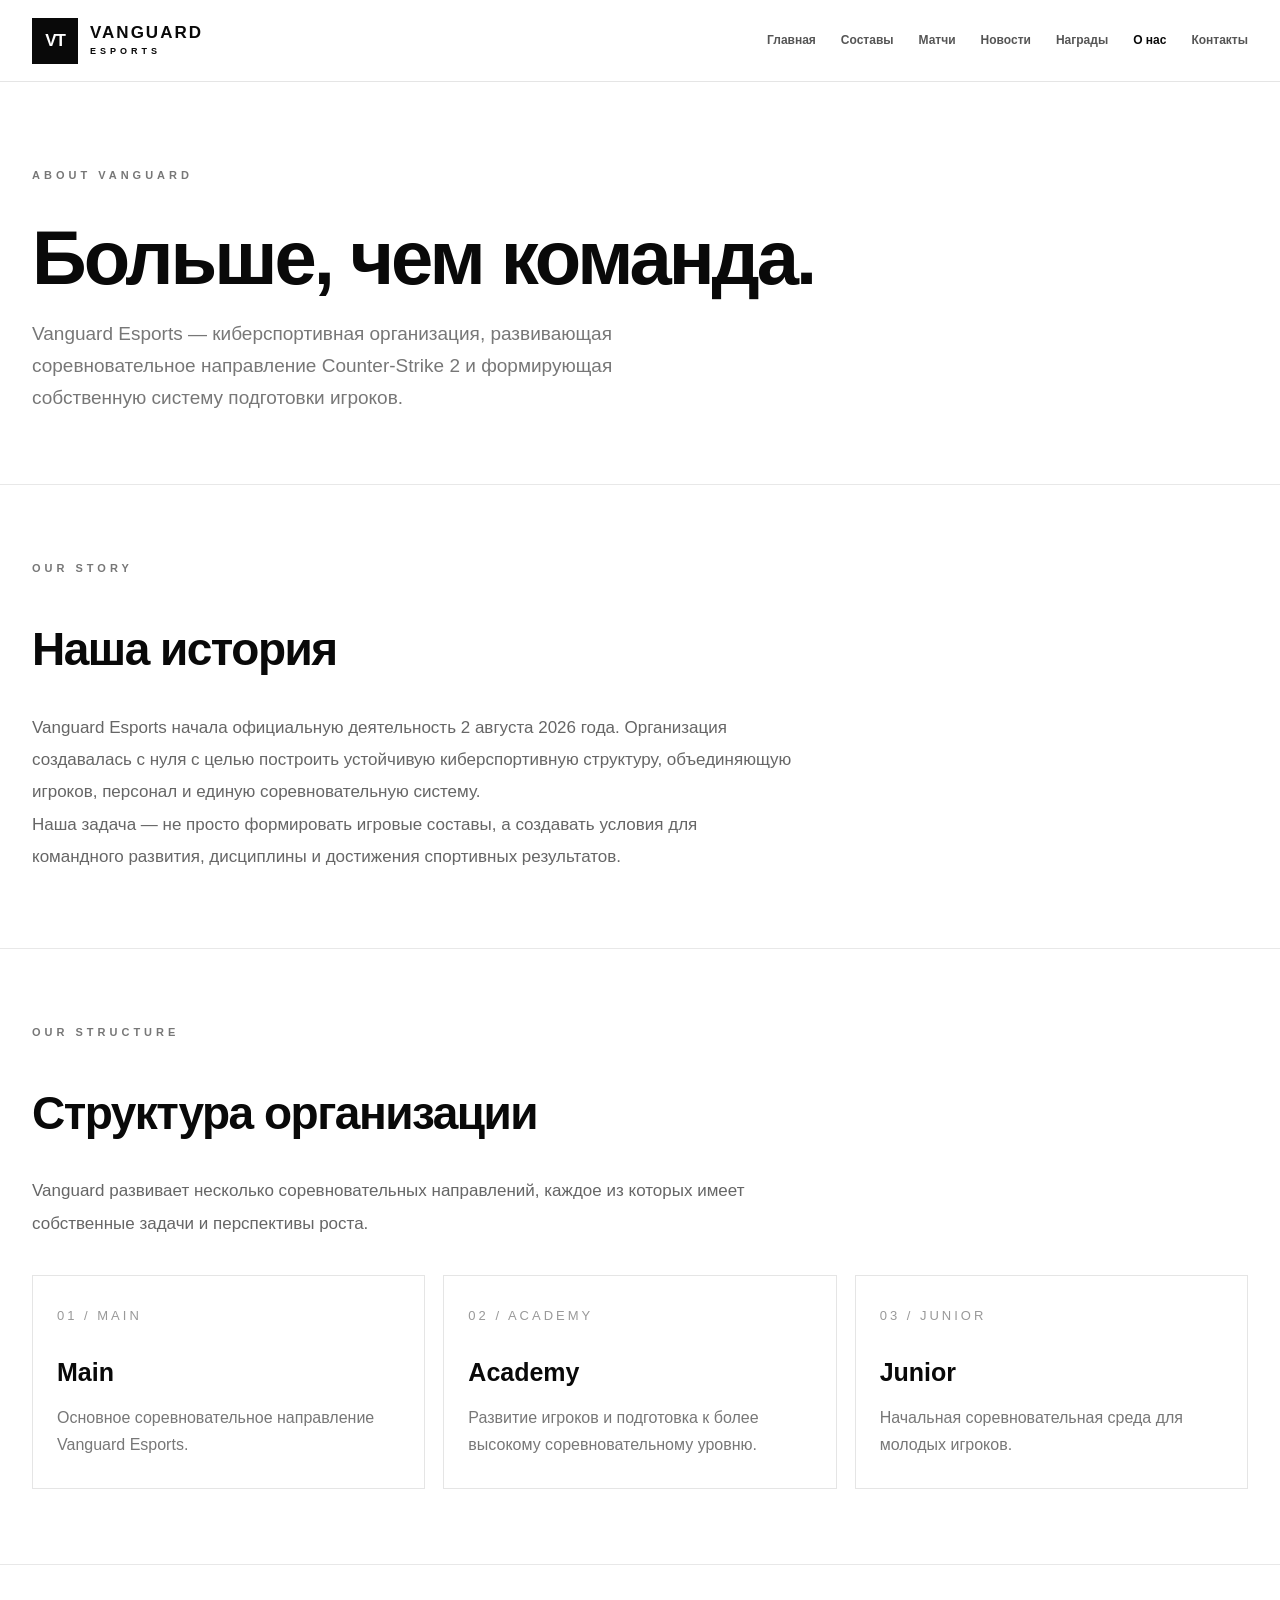
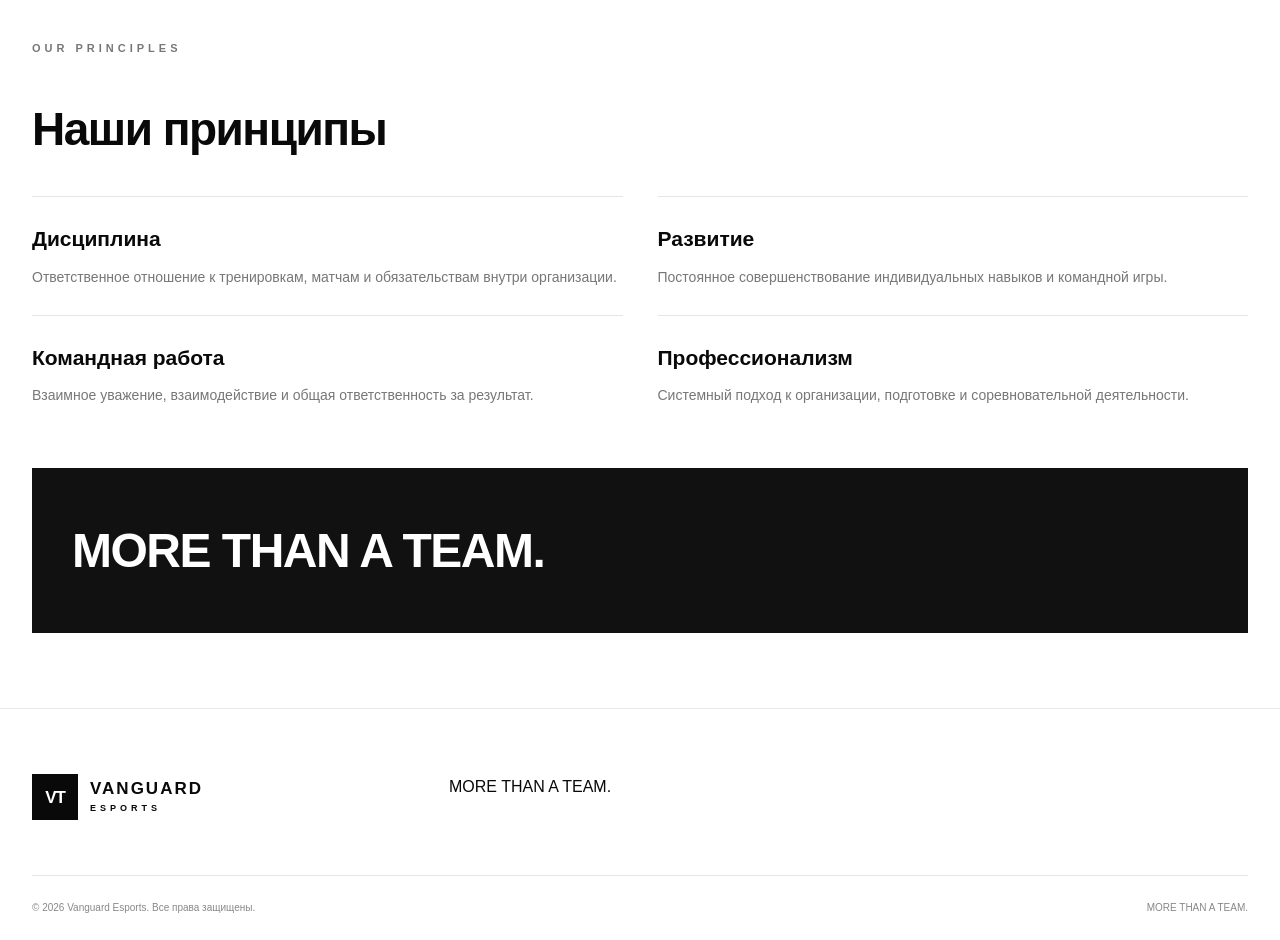
<file: about.html>
<!DOCTYPE html>
<html lang="ru">
<head>
  <meta charset="UTF-8">
  <meta name="viewport" content="width=device-width, initial-scale=1.0">
  <meta name="theme-color" content="#ffffff">
  <meta name="description" content="Официальная информация о Vanguard Esports — организации по Counter-Strike 2.">
  <title>О нас — Vanguard Esports</title>
  <link rel="stylesheet" href="style.css">

  <style>
    .about-hero {
      padding: 85px 0 70px;
      border-bottom: 1px solid #e8e8e8;
    }

    .about-hero h1 {
      font-size: clamp(42px, 8vw, 76px);
      line-height: 1;
      letter-spacing: -3px;
      margin: 22px 0;
    }

    .about-hero p {
      color: #777;
      font-size: 19px;
      line-height: 1.7;
      max-width: 650px;
    }

    .about-section {
      padding: 75px 0;
      border-bottom: 1px solid #e8e8e8;
    }

    .about-section h2 {
      font-size: clamp(30px, 5vw, 46px);
      letter-spacing: -1.5px;
      margin: 18px 0 25px;
    }

    .about-copy {
      max-width: 760px;
      color: #666;
      font-size: 17px;
      line-height: 1.9;
    }

    .about-grid {
      display: grid;
      grid-template-columns: repeat(3, minmax(0, 1fr));
      gap: 18px;
      margin-top: 35px;
    }

    .about-card {
      border: 1px solid #e5e5e5;
      padding: 30px 24px;
      min-width: 0;
    }

    .about-card-number {
      font-size: 13px;
      color: #999;
      letter-spacing: 3px;
    }

    .about-card h3 {
      font-size: 25px;
      margin: 25px 0 12px;
    }

    .about-card p {
      color: #777;
      line-height: 1.7;
      margin: 0;
    }

    .about-principles {
      display: grid;
      grid-template-columns: repeat(2, minmax(0, 1fr));
      gap: 0 35px;
      margin-top: 30px;
    }

    .principle {
      padding: 25px 0;
      border-top: 1px solid #e5e5e5;
    }

    .principle h3 {
      font-size: 21px;
      margin: 0 0 10px;
    }

    .principle p {
      color: #777;
      line-height: 1.7;
      margin: 0;
    }

    .about-statement {
      background: #111;
      color: #fff;
      padding: 55px 40px;
      margin-top: 35px;
    }

    .about-statement p {
      font-size: clamp(28px, 5vw, 48px);
      font-weight: 800;
      line-height: 1.15;
      letter-spacing: -1.5px;
      margin: 0;
    }

    @media (max-width: 700px) {
      .about-hero {
        padding: 65px 0 45px;
      }

      .about-hero h1 {
        letter-spacing: -2px;
      }

      .about-section {
        padding: 55px 0;
      }

      .about-grid {
        grid-template-columns: 1fr;
      }

      .about-principles {
        grid-template-columns: 1fr;
      }

      .about-statement {
        padding: 35px 25px;
      }
    }
  </style>
</head>

<body>

  <header class="header">
    <div class="container header-inner">
      <a href="index.html" class="logo">
        <span class="logo-mark">VT</span>
        <span class="logo-text">
          VANGUARD<small>ESPORTS</small>
        </span>
      </a>

      <button class="menu-toggle" id="menuToggle"
        aria-label="Открыть меню">
        <span></span><span></span><span></span>
      </button>

      <nav class="navigation" id="navigation">
      <a href="index.html">Главная</a>
      <a href="teams.html">Составы</a>
      <a href="matches.html">Матчи</a>
      <a href="news.html">Новости</a>
      <a href="awards.html">Награды</a>
      <a href="about.html" class="active" aria-current="page">О нас</a>
      <a href="contacts.html">Контакты</a>
    </nav>
    </div>
  </header>

  <main>

    <section class="about-hero">
      <div class="container">
        <div class="section-label">ABOUT VANGUARD</div>
        <h1>Больше, чем команда.</h1>
        <p>
          Vanguard Esports — киберспортивная организация,
          развивающая соревновательное направление Counter-Strike 2
          и формирующая собственную систему подготовки игроков.
        </p>
      </div>
    </section>

    <section class="about-section">
      <div class="container">
        <div class="section-label">OUR STORY</div>
        <h2>Наша история</h2>

        <div class="about-copy">
          <p>
            Vanguard Esports начала официальную деятельность
            2 августа 2026 года. Организация создавалась
            с нуля с целью построить устойчивую киберспортивную
            структуру, объединяющую игроков, персонал и
            единую соревновательную систему.
          </p>

          <p>
            Наша задача — не просто формировать игровые составы,
            а создавать условия для командного развития,
            дисциплины и достижения спортивных результатов.
          </p>
        </div>
      </div>
    </section>

    <section class="about-section">
      <div class="container">
        <div class="section-label">OUR STRUCTURE</div>
        <h2>Структура организации</h2>

        <div class="about-copy">
          Vanguard развивает несколько соревновательных
          направлений, каждое из которых имеет собственные
          задачи и перспективы роста.
        </div>

        <div class="about-grid">

          <article class="about-card">
            <div class="about-card-number">01 / MAIN</div>
            <h3>Main</h3>
            <p>
              Основное соревновательное направление
              Vanguard Esports.
            </p>
          </article>

          <article class="about-card">
            <div class="about-card-number">02 / ACADEMY</div>
            <h3>Academy</h3>
            <p>
              Развитие игроков и подготовка к более
              высокому соревновательному уровню.
            </p>
          </article>

          <article class="about-card">
            <div class="about-card-number">03 / JUNIOR</div>
            <h3>Junior</h3>
            <p>
              Начальная соревновательная среда
              для молодых игроков.
            </p>
          </article>

        </div>
      </div>
    </section>

    <section class="about-section">
      <div class="container">
        <div class="section-label">OUR PRINCIPLES</div>
        <h2>Наши принципы</h2>

        <div class="about-principles">

          <article class="principle">
            <h3>Дисциплина</h3>
            <p>
              Ответственное отношение к тренировкам,
              матчам и обязательствам внутри организации.
            </p>
          </article>

          <article class="principle">
            <h3>Развитие</h3>
            <p>
              Постоянное совершенствование индивидуальных
              навыков и командной игры.
            </p>
          </article>

          <article class="principle">
            <h3>Командная работа</h3>
            <p>
              Взаимное уважение, взаимодействие
              и общая ответственность за результат.
            </p>
          </article>

          <article class="principle">
            <h3>Профессионализм</h3>
            <p>
              Системный подход к организации,
              подготовке и соревновательной деятельности.
            </p>
          </article>

        </div>

        <div class="about-statement">
          <p>MORE THAN A TEAM.</p>
        </div>
      </div>
    </section>

  </main>

  <footer class="footer">
    <div class="container">
      <div class="footer-main">
        <a href="index.html" class="logo">
          <span class="logo-mark">VT</span>
          <span class="logo-text">
            VANGUARD<small>ESPORTS</small>
          </span>
        </a>
        <div class="footer-description">
          MORE THAN A TEAM.
        </div>
      </div>

      <div class="footer-bottom">
        <span>© 2026 Vanguard Esports. Все права защищены.</span>
        <span>MORE THAN A TEAM.</span>
      </div>
    </div>
  </footer>

  <script>
    const menuToggle = document.getElementById('menuToggle');
    const navigation = document.getElementById('navigation');

    menuToggle.addEventListener('click', () => {
      navigation.classList.toggle('open');
      menuToggle.classList.toggle('active');
    });

    navigation.querySelectorAll('a').forEach(link => {
      link.addEventListener('click', () => {
        navigation.classList.remove('open');
        menuToggle.classList.remove('active');
      });
    });
  </script>

</body>
</html>
</file>
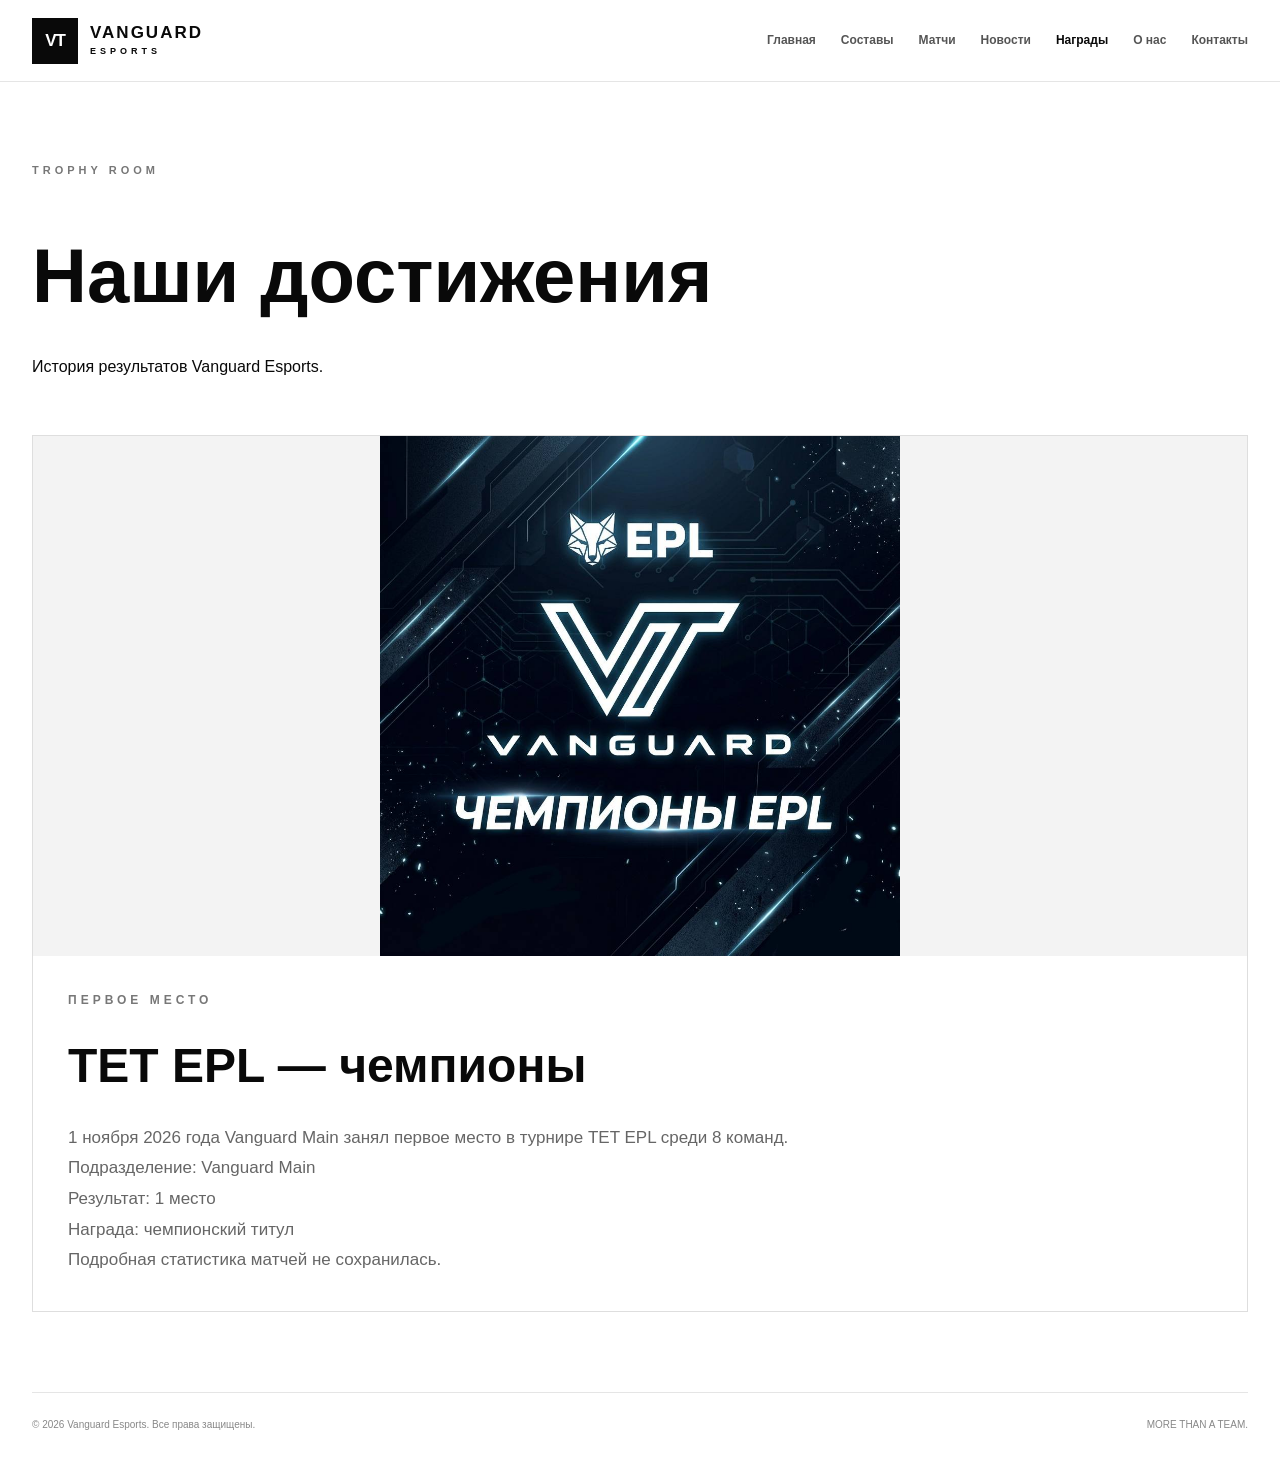
<file: awards.html>
<!DOCTYPE html>
<html lang="ru">
<head>
  <meta charset="UTF-8">
  <meta name="viewport" content="width=device-width, initial-scale=1.0">
  <meta name="theme-color" content="#ffffff">
  <meta name="description" content="Достижения и награды Vanguard Esports.">
  <title>Достижения — Vanguard Esports</title>
  <link rel="stylesheet" href="style.css">
  <style>
    .awards-page {
      padding: 80px 0;
    }

    .awards-intro {
      margin-bottom: 55px;
    }

    .awards-intro h1 {
      font-size: clamp(42px, 7vw, 76px);
      margin: 18px 0;
    }

    .award-card {
      border: 1px solid #dedede;
      margin-top: 35px;
    }

    .award-card img {
      display: block;
      width: 100%;
      max-height: 520px;
      object-fit: contain;
      background: #f3f3f3;
    }

    .award-info {
      padding: 35px;
    }

    .award-info h2 {
      font-size: clamp(28px, 5vw, 48px);
      margin: 18px 0;
    }

    .award-info p {
      color: #666;
      line-height: 1.8;
      font-size: 17px;
    }

    .award-label {
      color: #777;
      font-size: 12px;
      font-weight: 700;
      letter-spacing: 4px;
    }

    @media (max-width: 600px) {
      .awards-page {
        padding: 55px 0;
      }

      .award-info {
        padding: 22px;
      }

      .award-card img {
        max-height: 300px;
      }
    }
  </style>
</head>
<body>

  <header class="header">
    <div class="container header-inner">
      <a href="index.html" class="logo">
        <span class="logo-mark">VT</span>
        <span class="logo-text">VANGUARD<small>ESPORTS</small></span>
      </a>

      <button class="menu-toggle" id="menuToggle"
        aria-label="Открыть меню">
        <span></span><span></span><span></span>
      </button>

      <nav class="navigation" id="navigation">
      <a href="index.html">Главная</a>
      <a href="teams.html">Составы</a>
      <a href="matches.html">Матчи</a>
      <a href="news.html">Новости</a>
      <a href="awards.html" class="active" aria-current="page">Награды</a>
      <a href="about.html">О нас</a>
      <a href="contacts.html">Контакты</a>
    </nav>
    </div>
  </header>

  <main class="awards-page">
    <div class="container">

      <div class="awards-intro">
        <div class="section-label">TROPHY ROOM</div>
        <h1>Наши достижения</h1>
        <p>История результатов Vanguard Esports.</p>
      </div>

      <article class="award-card">
        <img
          src="IMG_20261113_034752_749.jpg"
          alt="Vanguard Esports — чемпионы TET EPL">

        <div class="award-info">
          <div class="award-label">ПЕРВОЕ МЕСТО</div>
          <h2>TET EPL — чемпионы</h2>
          <p>
            1 ноября 2026 года Vanguard Main занял первое
            место в турнире TET EPL среди 8 команд.
          </p>
          <p>
            Подразделение: Vanguard Main<br>
            Результат: 1 место<br>
            Награда: чемпионский титул
          </p>
          <p>
            Подробная статистика матчей не сохранилась.
          </p>
        </div>
      </article>

    </div>
  </main>

  <footer class="footer">
    <div class="container footer-bottom">
      <span>© 2026 Vanguard Esports. Все права защищены.</span>
      <span>MORE THAN A TEAM.</span>
    </div>
  </footer>

  <script>
    const menuToggle = document.getElementById('menuToggle');
    const navigation = document.getElementById('navigation');

    menuToggle.addEventListener('click', () => {
      navigation.classList.toggle('open');
      menuToggle.classList.toggle('active');
    });

    navigation.querySelectorAll('a').forEach(link => {
      link.addEventListener('click', () => {
        navigation.classList.remove('open');
        menuToggle.classList.remove('active');
      });
    });
  </script>

</body>
</html>
</file>
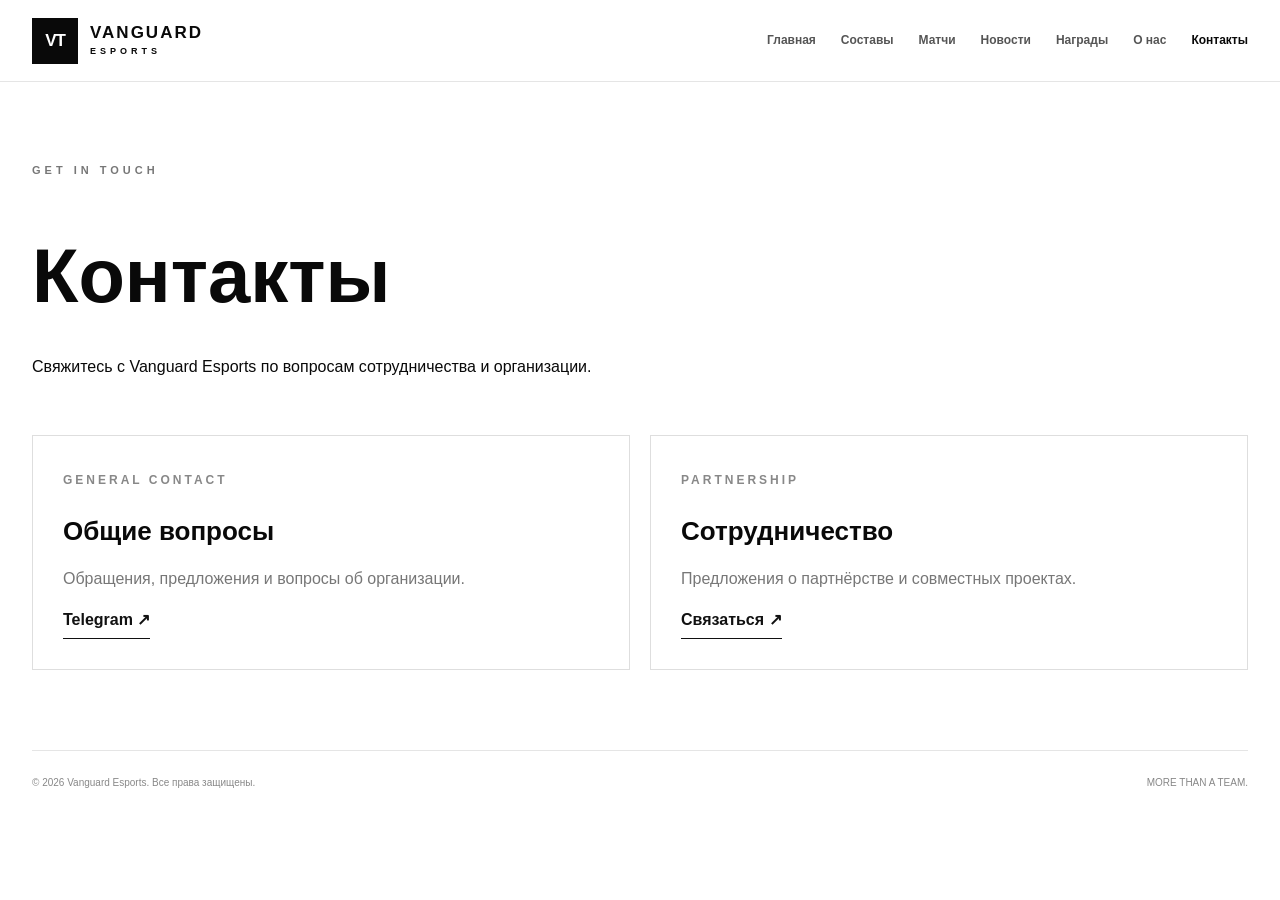
<file: contacts.html>
<!DOCTYPE html>
<html lang="ru">
<head>
  <meta charset="UTF-8">
  <meta name="viewport" content="width=device-width, initial-scale=1.0">
  <meta name="theme-color" content="#ffffff">
  <meta name="description" content="Контакты Vanguard Esports.">
  <title>Контакты — Vanguard Esports</title>
  <link rel="stylesheet" href="style.css">
  <style>
    .contacts-page {
      padding: 80px 0;
    }

    .contacts-intro {
      margin-bottom: 55px;
    }

    .contacts-intro h1 {
      font-size: clamp(42px, 7vw, 76px);
      margin: 18px 0;
    }

    .contacts-grid {
      display: grid;
      grid-template-columns: repeat(2, minmax(0, 1fr));
      gap: 20px;
    }

    .contact-card {
      border: 1px solid #dedede;
      padding: 30px;
      min-width: 0;
    }

    .contact-card span {
      color: #888;
      font-size: 12px;
      font-weight: 700;
      letter-spacing: 3px;
    }

    .contact-card h2 {
      font-size: 26px;
      margin: 20px 0 12px;
    }

    .contact-card p {
      color: #777;
      line-height: 1.7;
      overflow-wrap: anywhere;
    }

    .contact-card a {
      display: inline-block;
      margin-top: 15px;
      color: #111;
      font-weight: 700;
      text-decoration: none;
      border-bottom: 1px solid #111;
      padding-bottom: 5px;
    }

    @media (max-width: 650px) {
      .contacts-page {
        padding: 55px 0;
      }

      .contacts-grid {
        grid-template-columns: 1fr;
      }

      .contact-card {
        padding: 24px;
      }
    }
  </style>
</head>
<body>

  <header class="header">
    <div class="container header-inner">
      <a href="index.html" class="logo">
        <span class="logo-mark">VT</span>
        <span class="logo-text">VANGUARD<small>ESPORTS</small></span>
      </a>

      <button class="menu-toggle" id="menuToggle"
        aria-label="Открыть меню">
        <span></span><span></span><span></span>
      </button>

      <nav class="navigation" id="navigation">
      <a href="index.html">Главная</a>
      <a href="teams.html">Составы</a>
      <a href="matches.html">Матчи</a>
      <a href="news.html">Новости</a>
      <a href="awards.html">Награды</a>
      <a href="about.html">О нас</a>
      <a href="contacts.html" class="active" aria-current="page">Контакты</a>
    </nav>
    </div>
  </header>

  <main class="contacts-page">
    <div class="container">

      <div class="contacts-intro">
        <div class="section-label">GET IN TOUCH</div>
        <h1>Контакты</h1>
        <p>Свяжитесь с Vanguard Esports по вопросам сотрудничества и организации.</p>
      </div>

      <div class="contacts-grid">

        <article class="contact-card">
          <span>GENERAL CONTACT</span>
          <h2>Общие вопросы</h2>
          <p>Обращения, предложения и вопросы об организации.</p>
          <a href="https://t.me/vanguard_esports" target="_blank" rel="noopener noreferrer">
            Telegram ↗
          </a>
        </article>

        <article class="contact-card">
          <span>PARTNERSHIP</span>
          <h2>Сотрудничество</h2>
          <p>Предложения о партнёрстве и совместных проектах.</p>
          <a href="https://t.me/vanguard_esports" target="_blank" rel="noopener noreferrer">
            Связаться ↗
          </a>
        </article>

      </div>
    </div>
  </main>

  <footer class="footer">
    <div class="container footer-bottom">
      <span>© 2026 Vanguard Esports. Все права защищены.</span>
      <span>MORE THAN A TEAM.</span>
    </div>
  </footer>

  <script>
    const menuToggle = document.getElementById('menuToggle');
    const navigation = document.getElementById('navigation');

    menuToggle.addEventListener('click', () => {
      navigation.classList.toggle('open');
      menuToggle.classList.toggle('active');
    });

    navigation.querySelectorAll('a').forEach(link => {
      link.addEventListener('click', () => {
        navigation.classList.remove('open');
        menuToggle.classList.remove('active');
      });
    });
  </script>

</body>
</html>
</file>
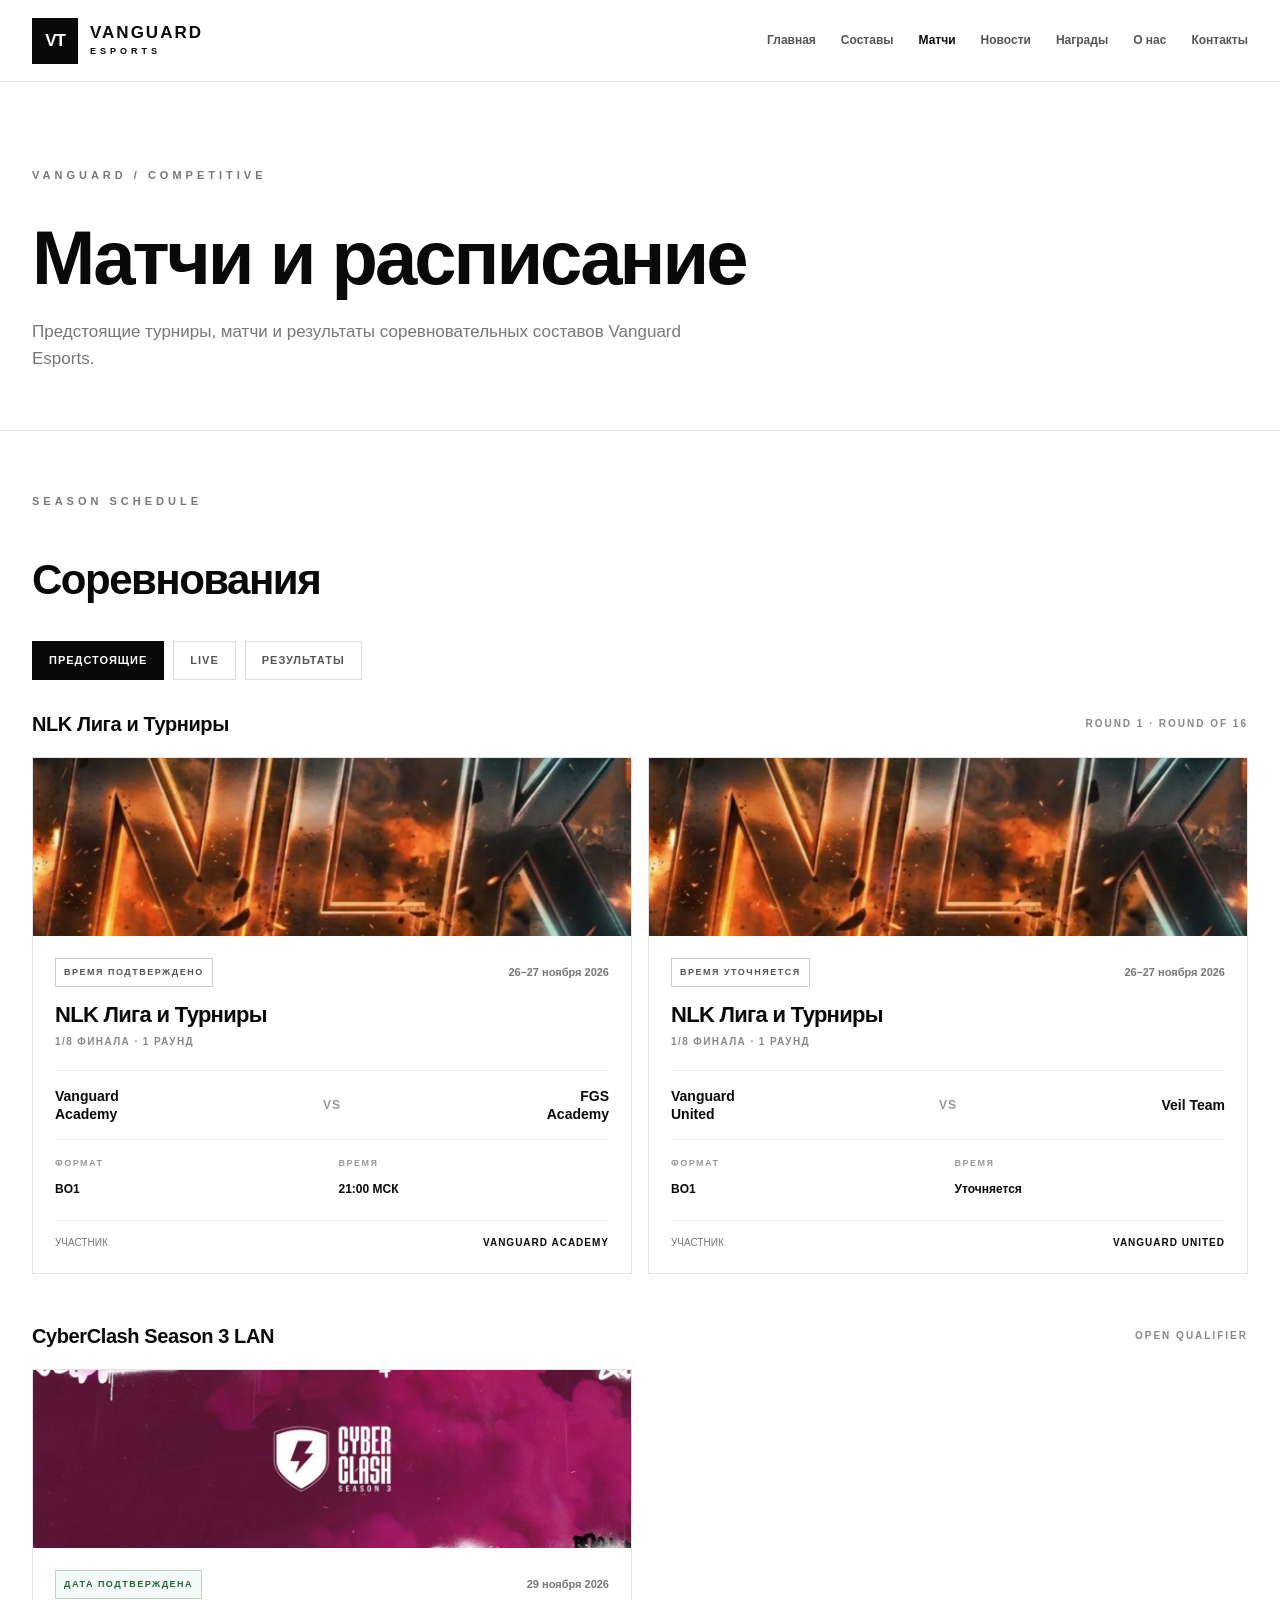
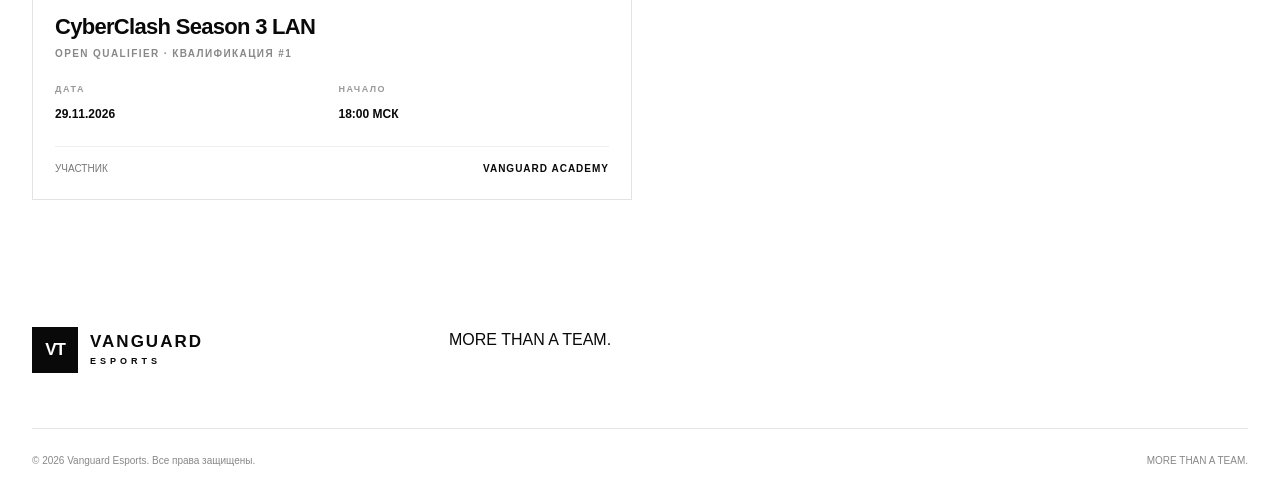
<file: matches.html>
<!DOCTYPE html>
<html lang="ru">
<head>
  <meta charset="UTF-8">
  <meta name="viewport" content="width=device-width, initial-scale=1.0">
  <meta name="theme-color" content="#ffffff">
  <meta name="description" content="Расписание турниров, предстоящие матчи и результаты Vanguard Esports.">
  <title>Матчи и расписание — Vanguard Esports</title>
  <link rel="stylesheet" href="style.css">
  <style>
    .matches-hero{padding:85px 0 58px;border-bottom:1px solid #e8e8e8}
    .matches-hero h1{font-size:clamp(42px,8vw,76px);line-height:1;letter-spacing:-3px;margin:22px 0}
    .matches-hero p{color:#777;font-size:17px;max-width:650px}
    .matches-section{padding:62px 0}
    .matches-section h2{font-size:clamp(28px,5vw,42px);letter-spacing:-1.5px;margin:12px 0 28px}
    .schedule-toolbar{display:flex;gap:9px;flex-wrap:wrap;margin:0 0 28px}
    .schedule-filter{border:1px solid #ddd;background:#fff;color:#555;padding:10px 16px;font-size:11px;font-weight:800;letter-spacing:1px;cursor:pointer;transition:.2s}
    .schedule-filter:hover,.schedule-filter.active{background:#090909;border-color:#090909;color:#fff}
    .event-group{margin:0 0 46px}
    .event-group:last-child{margin-bottom:0}
    .event-group-heading{display:flex;align-items:center;justify-content:space-between;gap:15px;margin-bottom:17px}
    .event-group-heading h3{font-size:20px;letter-spacing:-.4px}
    .event-group-heading span{font-size:10px;color:#888;font-weight:800;letter-spacing:2px}
    .event-grid{display:grid;grid-template-columns:repeat(2,minmax(0,1fr));gap:16px}
    .event-card{border:1px solid #e3e3e3;background:#fff;min-width:0;display:flex;flex-direction:column;transition:border-color .2s,transform .2s}
    .event-card:hover{border-color:#999;transform:translateY(-2px)}
    .event-banner{width:100%;height:178px;object-fit:cover;display:block;background:#111}
    .event-banner.cyberclash{object-fit:cover;object-position:center}
    .event-content{padding:22px;display:flex;flex:1;flex-direction:column}
    .event-topline{display:flex;align-items:center;justify-content:space-between;gap:12px;margin-bottom:15px}
    .event-status{font-size:9px;font-weight:900;letter-spacing:1.5px;padding:6px 8px;border:1px solid #ccc;color:#555;white-space:nowrap}
    .event-status.confirmed{border-color:#b7d7c1;color:#28623b;background:#f4faf5}
    .event-date{font-size:11px;color:#777;font-weight:700;text-align:right}
    .event-title{font-size:22px;line-height:1.15;letter-spacing:-.7px;margin:0 0 7px}
    .event-stage{font-size:10px;letter-spacing:1.4px;color:#888;font-weight:800;margin-bottom:20px}
    .event-matchup{display:grid;grid-template-columns:1fr auto 1fr;align-items:center;gap:10px;padding:16px 0;border-top:1px solid #eee;border-bottom:1px solid #eee;margin-bottom:16px}
    .event-team{font-size:14px;font-weight:900;line-height:1.3}
    .event-team:last-child{text-align:right}
    .event-vs{font-size:12px;color:#999;font-weight:900;letter-spacing:1px}
    .event-meta{display:grid;grid-template-columns:repeat(2,minmax(0,1fr));gap:13px;margin-top:auto}
    .event-meta-item span{display:block;color:#999;font-size:9px;letter-spacing:1.5px;font-weight:800;margin-bottom:4px}
    .event-meta-item strong{font-size:12px;font-weight:800}
    .event-footer{display:flex;align-items:center;justify-content:space-between;gap:12px;margin-top:20px;padding-top:14px;border-top:1px solid #eee}
    .event-footer span{font-size:10px;color:#777}
    .event-footer strong{font-size:10px;letter-spacing:1px}
    .empty-state{border:1px solid #e5e5e5;padding:40px 24px;text-align:center;background:#fafafa;color:#777;font-size:14px;line-height:1.7}
    [hidden]{display:none!important}
    @media(max-width:760px){.matches-hero{padding:65px 0 45px}.matches-hero h1{letter-spacing:-2px}.matches-section{padding:48px 0}.event-grid{grid-template-columns:1fr}.event-banner{height:160px}.event-content{padding:18px}.event-title{font-size:20px}}
    @media(max-width:380px){.event-topline{align-items:flex-start;flex-direction:column}.event-date{text-align:left}.event-team{font-size:12px}}
  </style>
</head>
<body>
  <header class="header">
    <div class="container header-inner">
      <a href="index.html" class="logo" aria-label="Vanguard Esports — главная">
        <span class="logo-mark">VT</span>
        <span class="logo-text">VANGUARD<small>ESPORTS</small></span>
      </a>
      <button class="menu-toggle" id="menuToggle" aria-label="Открыть меню" aria-expanded="false" aria-controls="navigation"><span></span><span></span><span></span></button>
      <nav class="navigation" id="navigation" aria-label="Основная навигация">
        <a href="index.html">Главная</a>
        <a href="teams.html">Составы</a>
        <a href="matches.html" class="active" aria-current="page">Матчи</a>
        <a href="news.html">Новости</a>
        <a href="awards.html">Награды</a>
        <a href="about.html">О нас</a>
        <a href="contacts.html">Контакты</a>
      </nav>
    </div>
  </header>

  <main>
    <section class="matches-hero">
      <div class="container">
        <div class="section-label">VANGUARD / COMPETITIVE</div>
        <h1>Матчи и расписание</h1>
        <p>Предстоящие турниры, матчи и результаты соревновательных составов Vanguard Esports.</p>
      </div>
    </section>

    <section class="matches-section" aria-labelledby="schedule-title">
      <div class="container">
        <div class="section-label">SEASON SCHEDULE</div>
        <h2 id="schedule-title">Соревнования</h2>
        <div class="schedule-toolbar" role="group" aria-label="Фильтр расписания">
          <button class="schedule-filter active" type="button" data-filter="upcoming" aria-pressed="true">ПРЕДСТОЯЩИЕ</button>
          <button class="schedule-filter" type="button" data-filter="live" aria-pressed="false">LIVE</button>
          <button class="schedule-filter" type="button" data-filter="results" aria-pressed="false">РЕЗУЛЬТАТЫ</button>
        </div>

        <div id="upcomingPanel" data-panel="upcoming">
          <section class="event-group" aria-labelledby="nlk-heading">
            <div class="event-group-heading">
              <h3 id="nlk-heading">NLK Лига и Турниры</h3>
              <span>ROUND 1 · ROUND OF 16</span>
            </div>
            <div class="event-grid">
              <article class="event-card">
                <img class="event-banner" src="assets/images/tournaments/nlk-league.jpg" alt="Баннер турнира NLK League" loading="lazy">
                <div class="event-content">
                  <div class="event-topline"><span class="event-status">ВРЕМЯ ПОДТВЕРЖДЕНО</span><span class="event-date">26–27 ноября 2026</span></div>
                  <h4 class="event-title">NLK Лига и Турниры</h4>
                  <div class="event-stage">1/8 ФИНАЛА · 1 РАУНД</div>
                  <div class="event-matchup"><div class="event-team">Vanguard<br>Academy</div><div class="event-vs">VS</div><div class="event-team">FGS<br>Academy</div></div>
                  <div class="event-meta">
                    <div class="event-meta-item"><span>ФОРМАТ</span><strong>BO1</strong></div>
                    <div class="event-meta-item"><span>ВРЕМЯ</span><strong>21:00 МСК</strong></div>
                  </div>
                  <div class="event-footer"><span>УЧАСТНИК</span><strong>VANGUARD ACADEMY</strong></div>
                </div>
              </article>

              <article class="event-card">
                <img class="event-banner" src="assets/images/tournaments/nlk-league.jpg" alt="Баннер турнира NLK League" loading="lazy">
                <div class="event-content">
                  <div class="event-topline"><span class="event-status">ВРЕМЯ УТОЧНЯЕТСЯ</span><span class="event-date">26–27 ноября 2026</span></div>
                  <h4 class="event-title">NLK Лига и Турниры</h4>
                  <div class="event-stage">1/8 ФИНАЛА · 1 РАУНД</div>
                  <div class="event-matchup"><div class="event-team">Vanguard<br>United</div><div class="event-vs">VS</div><div class="event-team">Veil Team</div></div>
                  <div class="event-meta">
                    <div class="event-meta-item"><span>ФОРМАТ</span><strong>BO1</strong></div>
                    <div class="event-meta-item"><span>ВРЕМЯ</span><strong>Уточняется</strong></div>
                  </div>
                  <div class="event-footer"><span>УЧАСТНИК</span><strong>VANGUARD UNITED</strong></div>
                </div>
              </article>
            </div>
          </section>

          <section class="event-group" aria-labelledby="cyberclash-heading">
            <div class="event-group-heading">
              <h3 id="cyberclash-heading">CyberClash Season 3 LAN</h3>
              <span>OPEN QUALIFIER</span>
            </div>
            <div class="event-grid">
              <article class="event-card">
                <img class="event-banner cyberclash" src="assets/images/tournaments/cyberclash-season-3.jpg" alt="Официальный баннер CyberClash Season 3" loading="lazy">
                <div class="event-content">
                  <div class="event-topline"><span class="event-status confirmed">ДАТА ПОДТВЕРЖДЕНА</span><span class="event-date">29 ноября 2026</span></div>
                  <h4 class="event-title">CyberClash Season 3 LAN</h4>
                  <div class="event-stage">OPEN QUALIFIER · КВАЛИФИКАЦИЯ #1</div>
                  <div class="event-meta">
                    <div class="event-meta-item"><span>ДАТА</span><strong>29.11.2026</strong></div>
                    <div class="event-meta-item"><span>НАЧАЛО</span><strong>18:00 МСК</strong></div>
                  </div>
                  <div class="event-footer"><span>УЧАСТНИК</span><strong>VANGUARD ACADEMY</strong></div>
                </div>
              </article>
            </div>
          </section>
        </div>

        <div id="livePanel" data-panel="live" hidden>
          <div class="empty-state">Сейчас у Vanguard Esports нет подтверждённых матчей в LIVE.</div>
        </div>
        <div id="resultsPanel" data-panel="results" hidden>
          <div class="empty-state">Результаты появятся здесь после завершения матчей и подтверждения счёта.</div>
        </div>
      </div>
    </section>
  </main>

  <footer class="footer">
    <div class="container">
      <div class="footer-main">
        <a href="index.html" class="logo"><span class="logo-mark">VT</span><span class="logo-text">VANGUARD<small>ESPORTS</small></span></a>
        <div class="footer-description">MORE THAN A TEAM.</div>
      </div>
      <div class="footer-bottom"><span>© 2026 Vanguard Esports. Все права защищены.</span><span>MORE THAN A TEAM.</span></div>
    </div>
  </footer>

  <script>
    const menuToggle = document.getElementById('menuToggle');
    const navigation = document.getElementById('navigation');
    if (menuToggle && navigation) {
      menuToggle.addEventListener('click', () => {
        const isOpen = navigation.classList.toggle('open');
        menuToggle.classList.toggle('active', isOpen);
        menuToggle.setAttribute('aria-expanded', String(isOpen));
      });
      navigation.querySelectorAll('a').forEach(link => link.addEventListener('click', () => {
        navigation.classList.remove('open');
        menuToggle.classList.remove('active');
        menuToggle.setAttribute('aria-expanded', 'false');
      }));
    }
    document.querySelectorAll('[data-filter]').forEach(button => {
      button.addEventListener('click', () => {
        const selected = button.dataset.filter;
        document.querySelectorAll('[data-filter]').forEach(item => {
          const active = item === button;
          item.classList.toggle('active', active);
          item.setAttribute('aria-pressed', String(active));
        });
        document.querySelectorAll('[data-panel]').forEach(panel => {
          panel.hidden = panel.dataset.panel !== selected;
        });
      });
    });
  </script>
</body>
</html>
</file>
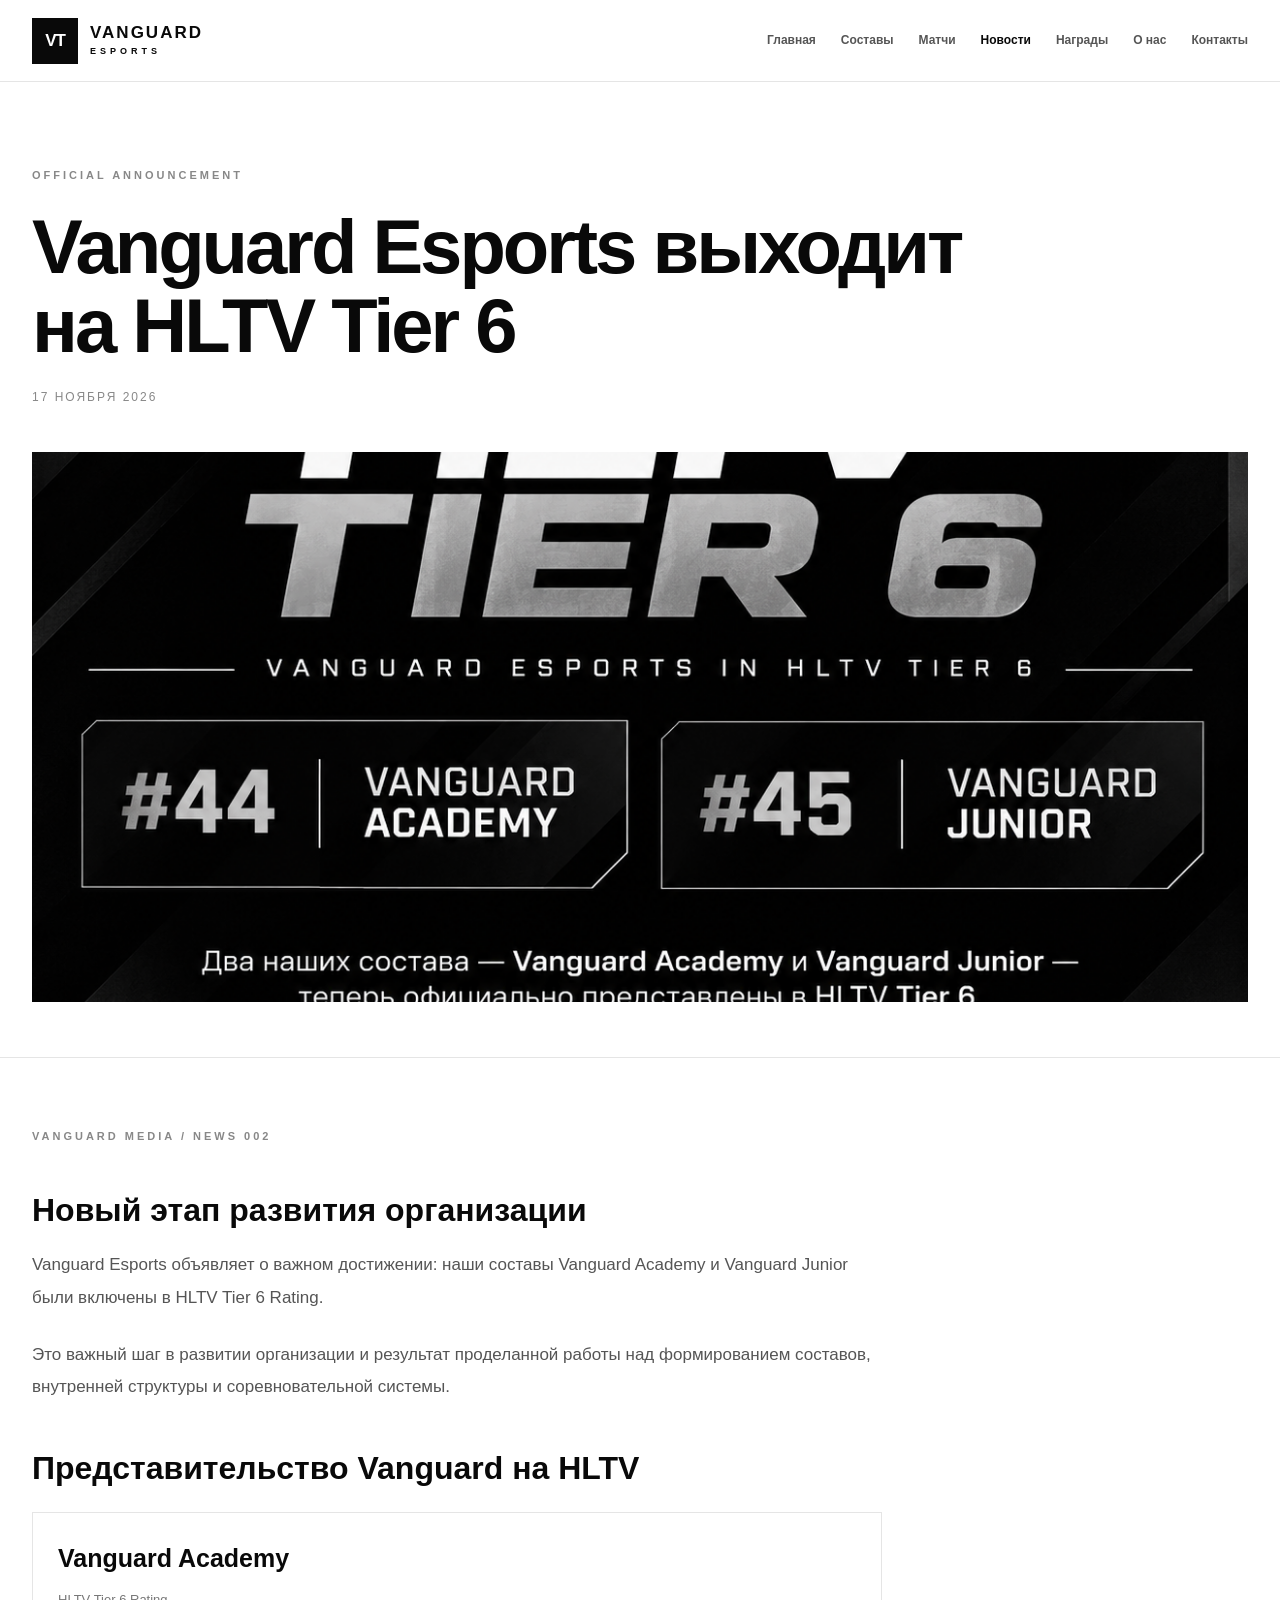
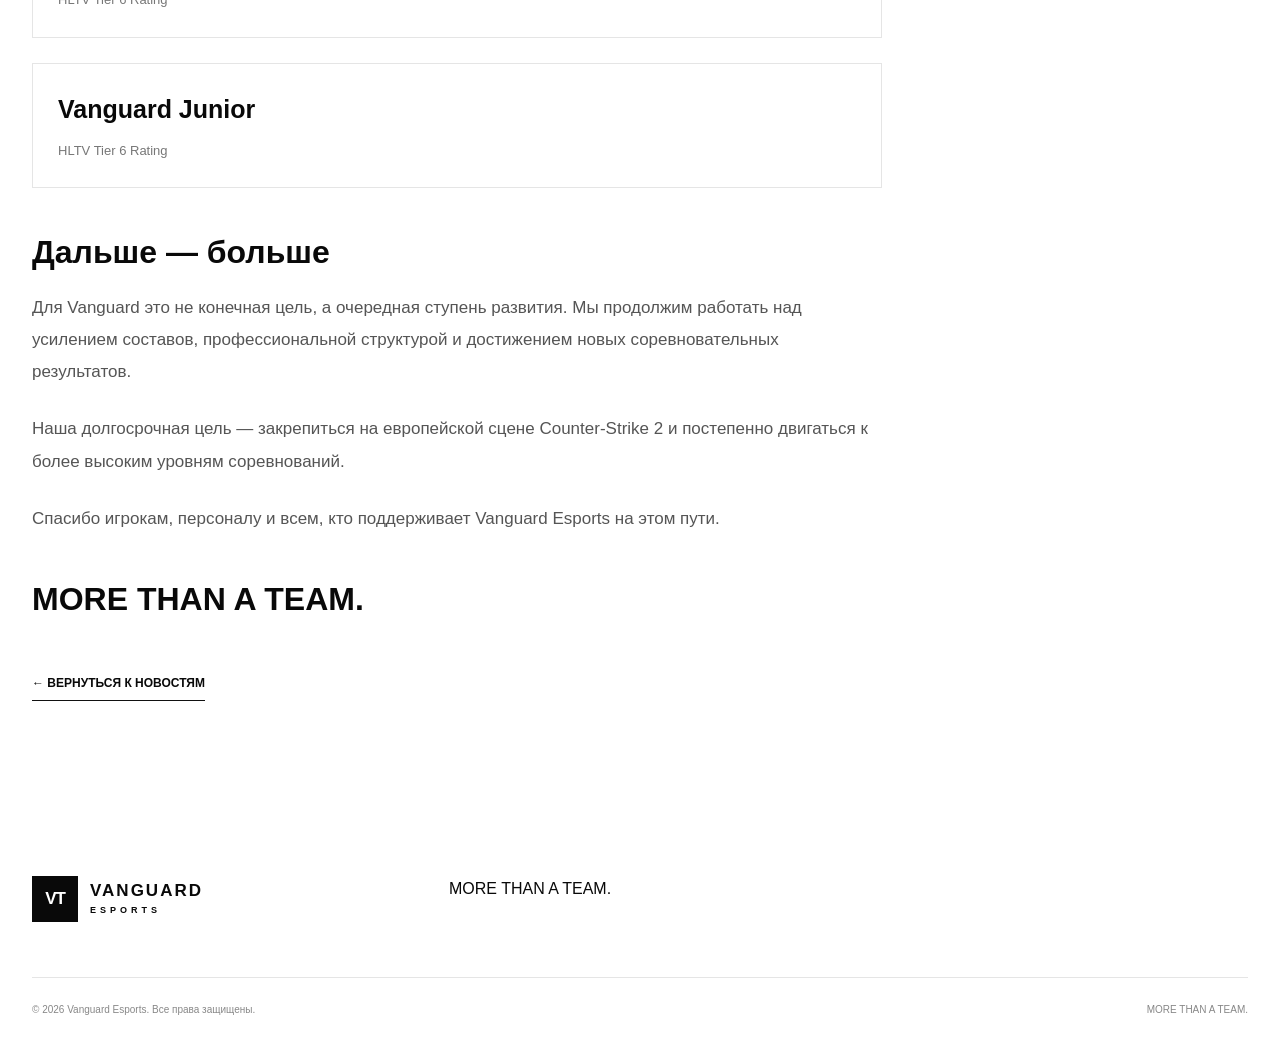
<file: news-hltv-tier6.html>
<!DOCTYPE html>
<html lang="ru">
<head>
  <meta charset="UTF-8">
  <meta name="viewport" content="width=device-width, initial-scale=1.0">
  <meta name="theme-color" content="#ffffff">
  <meta name="description" content="Vanguard Academy и Vanguard Junior вошли в HLTV Tier 6 Rating.">
  <title>Vanguard Esports — HLTV Tier 6</title>
  <link rel="stylesheet" href="style.css">

  <style>
    .article-hero {
      padding: 85px 0 55px;
      border-bottom: 1px solid #e5e5e5;
    }

    .article-hero h1 {
      max-width: 950px;
      margin: 22px 0;
      font-size: clamp(38px, 7vw, 76px);
      line-height: 1.05;
      letter-spacing: -3px;
    }

    .article-date {
      color: #888;
      font-size: 12px;
      letter-spacing: 2px;
    }

    .article-cover {
      margin-top: 45px;
      background: #111;
    }

    .article-cover img {
      width: 100%;
      display: block;
      max-height: 550px;
      object-fit: cover;
    }

    .article-body {
      max-width: 850px;
      padding: 70px 0 110px;
    }

    .article-body p {
      margin-bottom: 25px;
      color: #555;
      font-size: 17px;
      line-height: 1.9;
    }

    .article-body h2 {
      margin: 45px 0 20px;
      font-size: 32px;
      line-height: 1.2;
    }

    .article-label {
      color: #888;
      font-size: 11px;
      font-weight: 800;
      letter-spacing: 3px;
    }

    .article-team {
      margin: 25px 0;
      padding: 25px;
      border: 1px solid #e5e5e5;
    }

    .article-team strong {
      display: block;
      font-size: 25px;
      margin-bottom: 8px;
    }

    .article-team span {
      color: #777;
      font-size: 13px;
    }

    .article-back {
      display: inline-block;
      margin-top: 35px;
      padding-bottom: 7px;
      border-bottom: 1px solid #111;
      font-size: 12px;
      font-weight: 800;
    }

    @media(max-width:760px) {
      .article-hero {
        padding: 65px 0 40px;
      }

      .article-hero h1 {
        letter-spacing: -1.5px;
      }

      .article-body {
        padding: 50px 0 75px;
      }

      .article-body p {
        font-size: 15px;
      }

      .article-body h2 {
        font-size: 27px;
      }
    }
  </style>
</head>

<body>

<header class="header">
  <div class="container header-inner">
    <a href="index.html" class="logo">
      <span class="logo-mark">VT</span>
      <span class="logo-text">
        VANGUARD<small>ESPORTS</small>
      </span>
    </a>

    <button class="menu-toggle" id="menuToggle"
      aria-label="Открыть меню">
      <span></span><span></span><span></span>
    </button>

    <nav class="navigation" id="navigation">
      <a href="index.html">Главная</a>
      <a href="teams.html">Составы</a>
      <a href="matches.html">Матчи</a>
      <a href="news.html" class="active" aria-current="page">Новости</a>
      <a href="awards.html">Награды</a>
      <a href="about.html">О нас</a>
      <a href="contacts.html">Контакты</a>
    </nav>
  </div>
</header>

<main>

  <section class="article-hero">
    <div class="container">

      <div class="article-label">
        OFFICIAL ANNOUNCEMENT
      </div>

      <h1>
        Vanguard Esports выходит на HLTV Tier 6
      </h1>

      <div class="article-date">
        17 НОЯБРЯ 2026
      </div>

      <div class="article-cover">
        <img
          src="hltv-tier6-vanguard.png"
          alt="Vanguard Esports — HLTV Tier 6 Rating">
      </div>

    </div>
  </section>

  <section class="container">
    <article class="article-body">

      <div class="article-label">
        VANGUARD MEDIA / NEWS 002
      </div>

      <h2>Новый этап развития организации</h2>

      <p>
        Vanguard Esports объявляет о важном достижении:
        наши составы Vanguard Academy и Vanguard Junior
        были включены в HLTV Tier 6 Rating.
      </p>

      <p>
        Это важный шаг в развитии организации и результат
        проделанной работы над формированием составов,
        внутренней структуры и соревновательной системы.
      </p>

      <h2>Представительство Vanguard на HLTV</h2>

      <div class="article-team">
        <strong>Vanguard Academy</strong>
        <span>HLTV Tier 6 Rating</span>
      </div>

      <div class="article-team">
        <strong>Vanguard Junior</strong>
        <span>HLTV Tier 6 Rating</span>
      </div>

      <h2>Дальше — больше</h2>

      <p>
        Для Vanguard это не конечная цель, а очередная
        ступень развития. Мы продолжим работать над
        усилением составов, профессиональной структурой
        и достижением новых соревновательных результатов.
      </p>

      <p>
        Наша долгосрочная цель — закрепиться на европейской
        сцене Counter-Strike 2 и постепенно двигаться
        к более высоким уровням соревнований.
      </p>

      <p>
        Спасибо игрокам, персоналу и всем, кто поддерживает
        Vanguard Esports на этом пути.
      </p>

      <h2>MORE THAN A TEAM.</h2>

      <a href="news.html" class="article-back">
        ← ВЕРНУТЬСЯ К НОВОСТЯМ
      </a>

    </article>
  </section>

</main>

<footer class="footer">
  <div class="container">

    <div class="footer-main">
      <a href="index.html" class="logo">
        <span class="logo-mark">VT</span>
        <span class="logo-text">
          VANGUARD<small>ESPORTS</small>
        </span>
      </a>

      <div class="footer-description">
        MORE THAN A TEAM.
      </div>
    </div>

    <div class="footer-bottom">
      <span>© 2026 Vanguard Esports. Все права защищены.</span>
      <span>MORE THAN A TEAM.</span>
    </div>

  </div>
</footer>

<script>
  const menuToggle = document.getElementById('menuToggle');
  const navigation = document.getElementById('navigation');

  menuToggle.addEventListener('click', () => {
    navigation.classList.toggle('open');
    menuToggle.classList.toggle('active');
  });

  navigation.querySelectorAll('a').forEach(link => {
    link.addEventListener('click', () => {
      navigation.classList.remove('open');
      menuToggle.classList.remove('active');
    });
  });
</script>

</body>
</html>
</file>
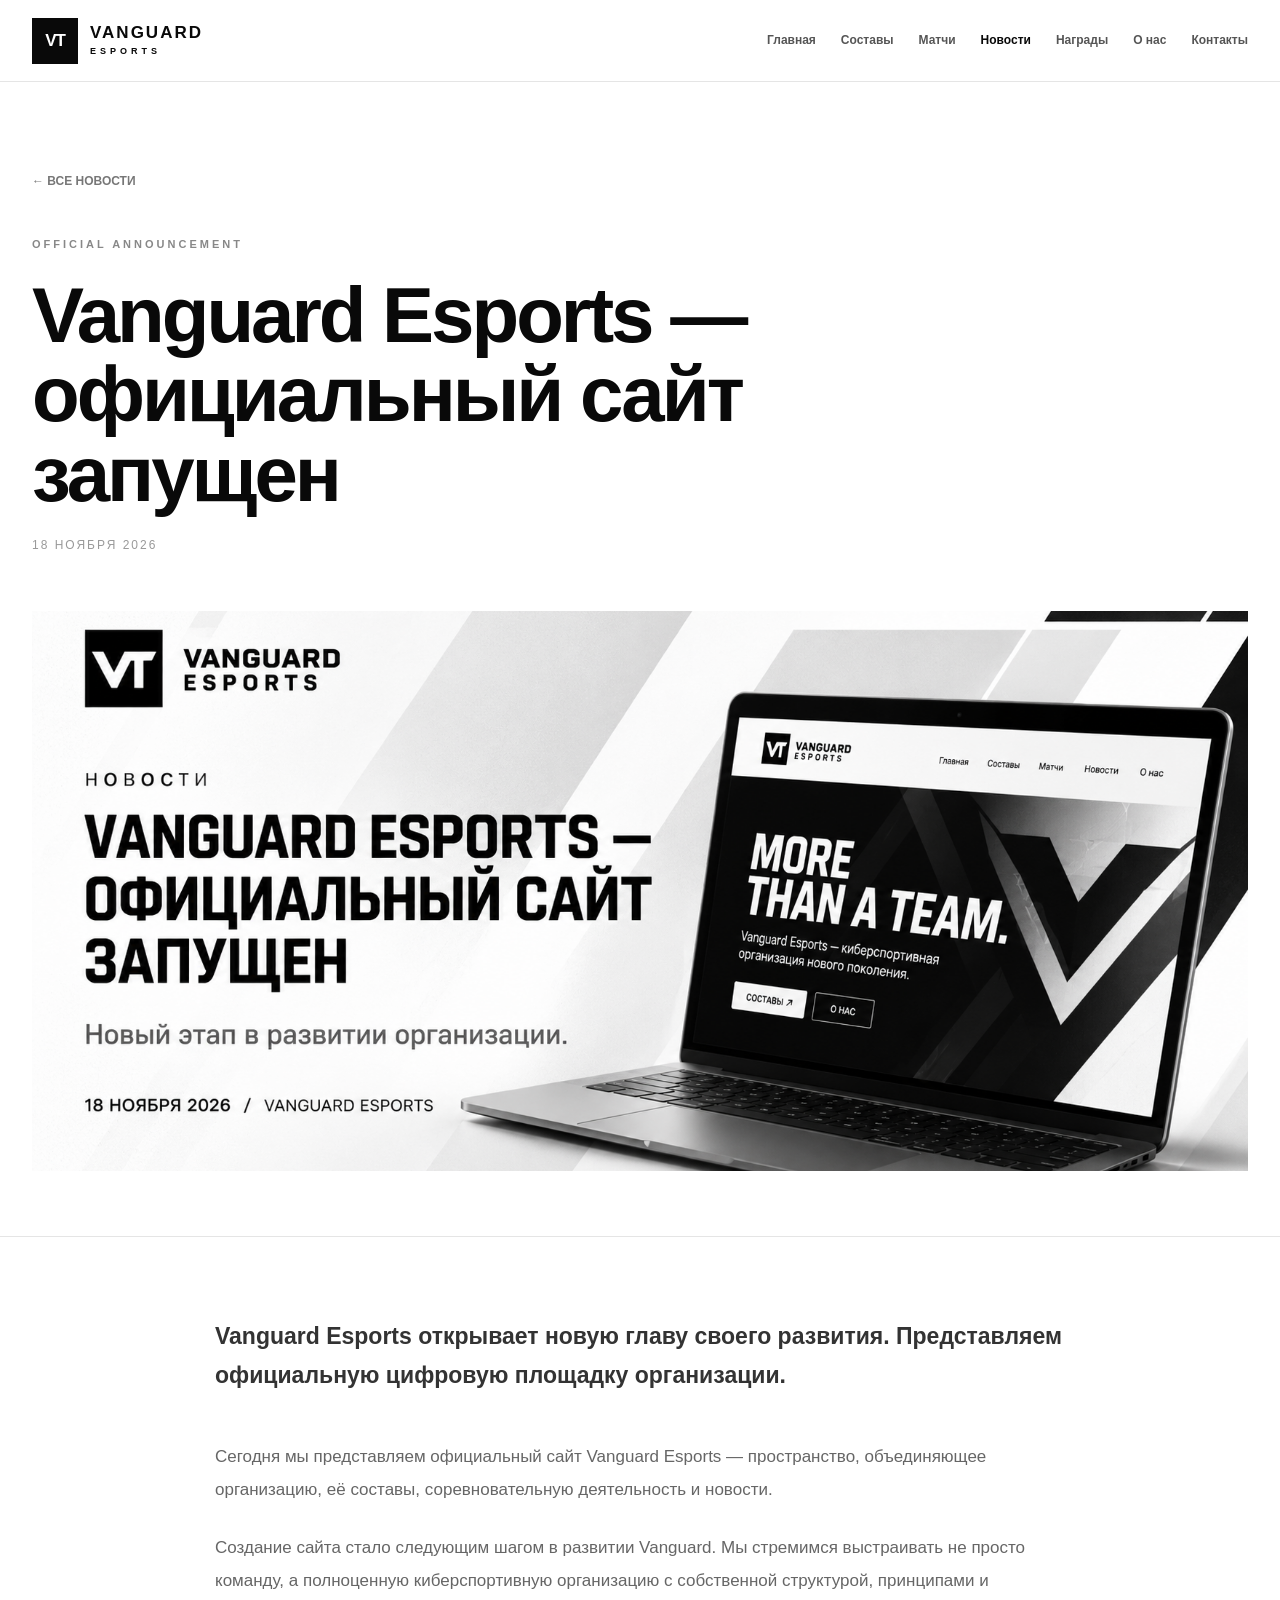
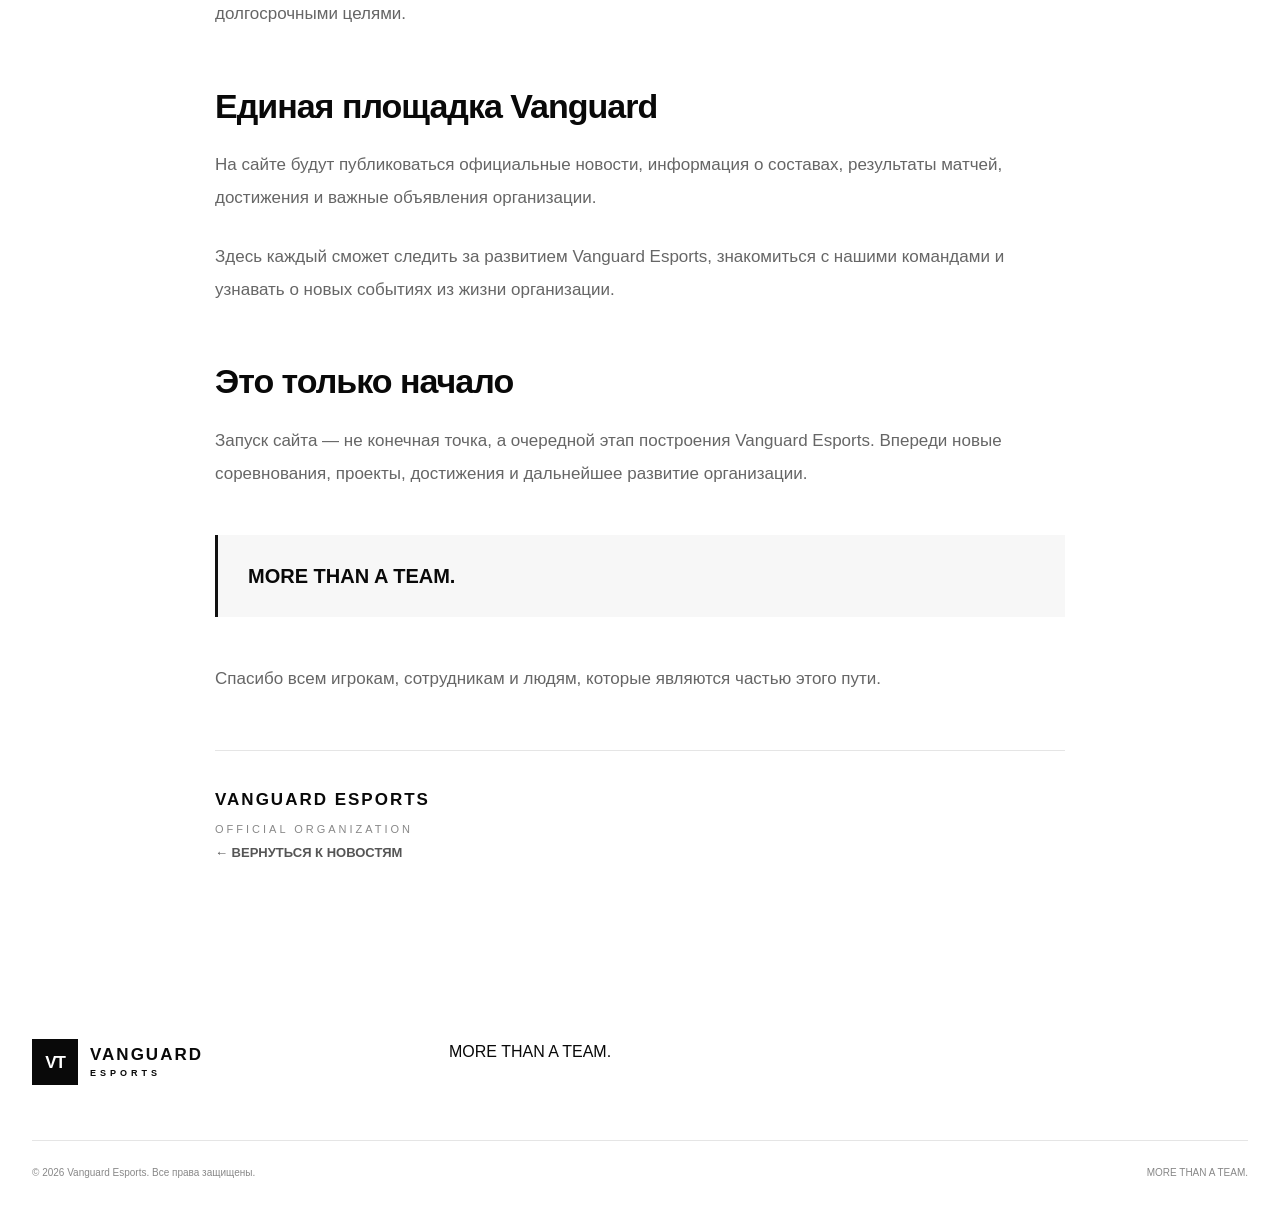
<file: news-website-launch.html>
<!DOCTYPE html>
<html lang="ru">
<head>
  <meta charset="UTF-8">
  <meta name="viewport" content="width=device-width, initial-scale=1.0">
  <meta name="theme-color" content="#ffffff">
  <meta name="description" content="Vanguard Esports представляет официальный сайт организации. Новый этап развития и цифровая площадка команды.">
  <title>Официальный сайт Vanguard Esports — запуск</title>
  <link rel="stylesheet" href="style.css">

  <style>
    .article-hero {
      padding: 85px 0 65px;
      border-bottom: 1px solid var(--border);
    }

    .article-back {
      display: inline-block;
      margin-bottom: 45px;
      color: #777;
      font-size: 12px;
      font-weight: 700;
    }

    .article-back:hover {
      color: #111;
    }

    .article-category {
      color: #888;
      font-size: 11px;
      font-weight: 800;
      letter-spacing: 3px;
    }

    .article-hero h1 {
      max-width: 950px;
      margin: 22px 0;
      font-size: clamp(40px, 7vw, 78px);
      line-height: 1.02;
      letter-spacing: -3px;
      font-weight: 900;
    }

    .article-date {
      color: #999;
      font-size: 12px;
      letter-spacing: 2px;
    }

    .article-cover {
      margin-top: 55px;
      width: 100%;
      background: #111;
      overflow: hidden;
    }

    .article-cover img {
      width: 100%;
      max-height: 560px;
      display: block;
      object-fit: cover;
    }

    .article-body {
      max-width: 850px;
      margin: 0 auto;
      padding: 80px 0 110px;
    }

    .article-lead {
      color: #333;
      font-size: 23px;
      line-height: 1.7;
      font-weight: 600;
      margin-bottom: 45px;
    }

    .article-body p {
      color: #666;
      font-size: 17px;
      line-height: 1.95;
      margin-bottom: 25px;
    }

    .article-body h2 {
      margin: 55px 0 22px;
      font-size: 34px;
      line-height: 1.2;
      letter-spacing: -1px;
    }

    .article-quote {
      margin: 45px 0;
      padding: 25px 30px;
      border-left: 3px solid #111;
      background: #f7f7f7;
      font-size: 20px;
      font-weight: 800;
      line-height: 1.6;
    }

    .article-footer {
      padding-top: 35px;
      margin-top: 55px;
      border-top: 1px solid var(--border);
    }

    .article-footer strong {
      display: block;
      font-size: 17px;
      letter-spacing: 2px;
    }

    .article-footer span {
      display: block;
      margin-top: 8px;
      color: #888;
      font-size: 11px;
      letter-spacing: 3px;
    }

    @media (max-width: 760px) {
      .article-hero {
        padding: 60px 0 45px;
      }

      .article-back {
        margin-bottom: 35px;
      }

      .article-hero h1 {
        letter-spacing: -2px;
      }

      .article-cover {
        margin-top: 35px;
      }

      .article-cover img {
        min-height: 200px;
      }

      .article-body {
        padding: 55px 0 75px;
      }

      .article-lead {
        font-size: 19px;
      }

      .article-body p {
        font-size: 15px;
      }

      .article-body h2 {
        font-size: 28px;
      }
    }
  </style>
</head>

<body>

  <header class="header">
    <div class="container header-inner">

      <a href="index.html" class="logo">
        <span class="logo-mark">VT</span>
        <span class="logo-text">
          VANGUARD<small>ESPORTS</small>
        </span>
      </a>

      <button class="menu-toggle" id="menuToggle"
        aria-label="Открыть меню">
        <span></span><span></span><span></span>
      </button>

      <nav class="navigation" id="navigation">
      <a href="index.html">Главная</a>
      <a href="teams.html">Составы</a>
      <a href="matches.html">Матчи</a>
      <a href="news.html" class="active" aria-current="page">Новости</a>
      <a href="awards.html">Награды</a>
      <a href="about.html">О нас</a>
      <a href="contacts.html">Контакты</a>
    </nav>

    </div>
  </header>

  <main>

    <section class="article-hero">
      <div class="container">

        <a href="news.html" class="article-back">
          ← ВСЕ НОВОСТИ
        </a>

        <div class="article-category">
          OFFICIAL ANNOUNCEMENT
        </div>

        <h1>
          Vanguard Esports —
          официальный сайт запущен
        </h1>

        <div class="article-date">
          18 НОЯБРЯ 2026
        </div>

        <div class="article-cover">
          <img
            src="file_000000007c9c820ca09baea80773c28a.png"
            alt="Официальный запуск сайта Vanguard Esports">
        </div>

      </div>
    </section>

    <section class="container">
      <article class="article-body">

        <div class="article-lead">
          Vanguard Esports открывает новую главу своего развития.
          Представляем официальную цифровую площадку организации.
        </div>

        <p>
          Сегодня мы представляем официальный сайт Vanguard Esports —
          пространство, объединяющее организацию, её составы,
          соревновательную деятельность и новости.
        </p>

        <p>
          Создание сайта стало следующим шагом в развитии
          Vanguard. Мы стремимся выстраивать не просто команду,
          а полноценную киберспортивную организацию
          с собственной структурой, принципами и долгосрочными целями.
        </p>

        <h2>Единая площадка Vanguard</h2>

        <p>
          На сайте будут публиковаться официальные новости,
          информация о составах, результаты матчей,
          достижения и важные объявления организации.
        </p>

        <p>
          Здесь каждый сможет следить за развитием Vanguard Esports,
          знакомиться с нашими командами и узнавать о новых событиях
          из жизни организации.
        </p>

        <h2>Это только начало</h2>

        <p>
          Запуск сайта — не конечная точка, а очередной этап
          построения Vanguard Esports. Впереди новые соревнования,
          проекты, достижения и дальнейшее развитие организации.
        </p>

        <div class="article-quote">
          MORE THAN A TEAM.
        </div>

        <p>
          Спасибо всем игрокам, сотрудникам и людям,
          которые являются частью этого пути.
        </p>

        <div class="article-footer">
          <strong>VANGUARD ESPORTS</strong>
          <span>OFFICIAL ORGANIZATION</span>
        </div>

        <a href="news.html" class="text-link">
          ← ВЕРНУТЬСЯ К НОВОСТЯМ
        </a>

      </article>
    </section>

  </main>

  <footer class="footer">
    <div class="container">

      <div class="footer-main">
        <a href="index.html" class="logo">
          <span class="logo-mark">VT</span>
          <span class="logo-text">
            VANGUARD<small>ESPORTS</small>
          </span>
        </a>

        <div class="footer-description">
          MORE THAN A TEAM.
        </div>
      </div>

      <div class="footer-bottom">
        <span>© 2026 Vanguard Esports. Все права защищены.</span>
        <span>MORE THAN A TEAM.</span>
      </div>

    </div>
  </footer>

  <script>
    const menuToggle = document.getElementById('menuToggle');
    const navigation = document.getElementById('navigation');

    menuToggle.addEventListener('click', () => {
      navigation.classList.toggle('open');
      menuToggle.classList.toggle('active');
    });

    navigation.querySelectorAll('a').forEach(link => {
      link.addEventListener('click', () => {
        navigation.classList.remove('open');
        menuToggle.classList.remove('active');
      });
    });
  </script>

</body>
</html>
</file>
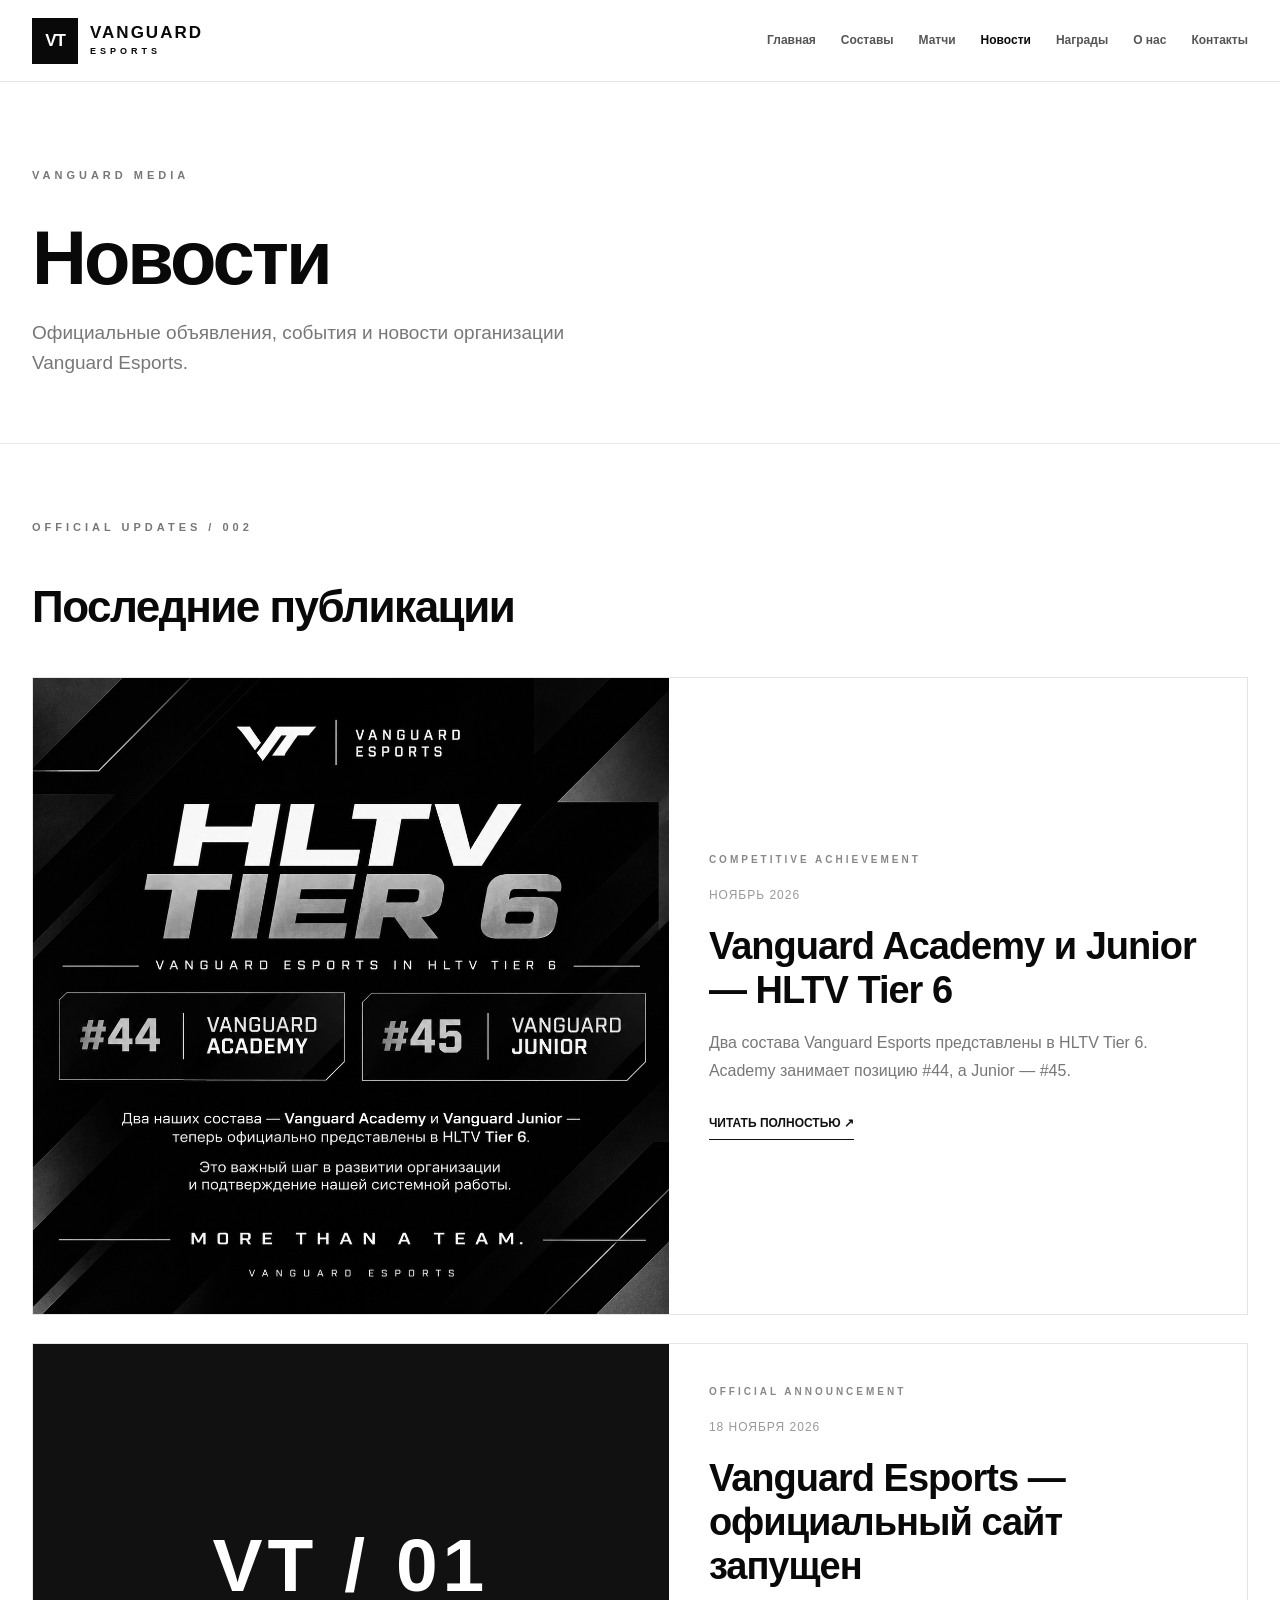
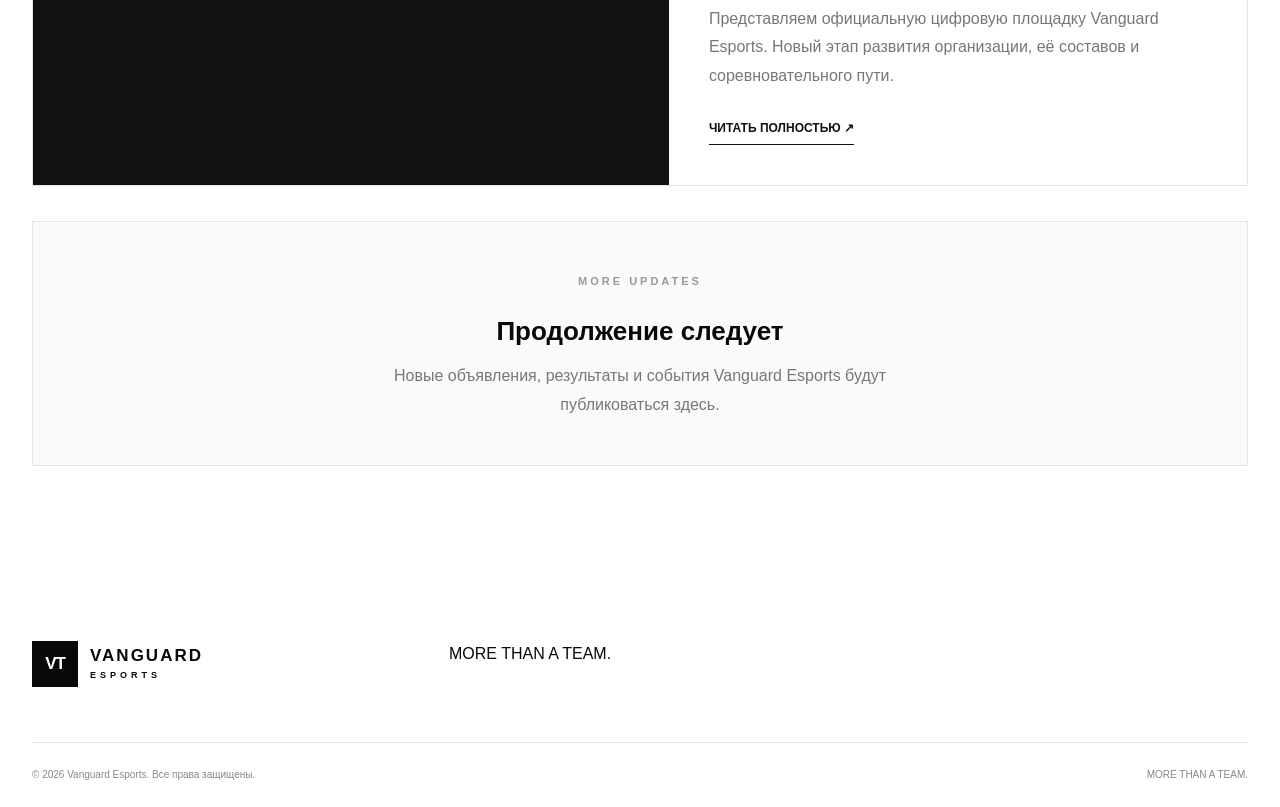
<file: news.html>
<!DOCTYPE html>
<html lang="ru">
<head>
  <meta charset="UTF-8">
  <meta name="viewport" content="width=device-width, initial-scale=1.0">
  <meta name="theme-color" content="#ffffff">
  <meta name="description" content="Официальные новости Vanguard Esports.">
  <title>Новости — Vanguard Esports</title>
  <link rel="stylesheet" href="style.css">

  <style>
    .news-hero {
      padding: 85px 0 65px;
      border-bottom: 1px solid #e8e8e8;
    }

    .news-hero h1 {
      font-size: clamp(42px, 8vw, 76px);
      line-height: 1;
      letter-spacing: -3px;
      margin: 22px 0;
    }

    .news-hero p {
      color: #777;
      font-size: 19px;
      max-width: 550px;
    }

    .news-section {
      padding: 75px 0 110px;
    }

    .news-section h2 {
      font-size: clamp(30px, 5vw, 44px);
      letter-spacing: -1.5px;
      margin: 18px 0 35px;
    }

    .news-grid {
      display: grid;
      grid-template-columns: 1fr;
      gap: 28px;
    }

    .news-card {
      border: 1px solid #e5e5e5;
      background: #fff;
      display: grid;
      grid-template-columns: 1.1fr 1fr;
      min-width: 0;
      transition: .25s ease;
    }

    .news-card:hover {
      border-color: #999;
      transform: translateY(-3px);
    }

    .news-card-image {
      min-height: 340px;
      overflow: hidden;
      background: #111;
    }

    .news-card-image img {
      width: 100%;
      height: 100%;
      min-height: 340px;
      display: block;
      object-fit: cover;
    }

    .news-card-content {
      padding: 40px;
      display: flex;
      flex-direction: column;
      align-items: flex-start;
      justify-content: center;
    }

    .news-category {
      color: #888;
      font-size: 10px;
      font-weight: 800;
      letter-spacing: 3px;
      text-transform: uppercase;
    }

    .news-date {
      margin-top: 18px;
      color: #999;
      font-size: 12px;
      letter-spacing: 1px;
    }

    .news-card h3 {
      font-size: clamp(25px, 3vw, 38px);
      line-height: 1.15;
      letter-spacing: -1px;
      margin: 20px 0 16px;
    }

    .news-card p {
      color: #777;
      line-height: 1.8;
      margin-bottom: 28px;
    }

    .news-card .text-link {
      display: inline-block;
      padding-bottom: 6px;
      border-bottom: 1px solid #111;
      color: #111;
      font-size: 12px;
      font-weight: 800;
    }

    .news-empty {
      margin-top: 35px;
      padding: 45px 25px;
      border: 1px solid #e5e5e5;
      background: #fafafa;
      text-align: center;
    }

    .news-empty span {
      color: #999;
      letter-spacing: 3px;
      font-size: 11px;
      font-weight: 800;
    }

    .news-empty h3 {
      font-size: 26px;
      margin: 18px 0 10px;
    }

    .news-empty p {
      color: #777;
      line-height: 1.8;
      max-width: 500px;
      margin: 0 auto;
    }

    @media (max-width: 760px) {
      .news-hero {
        padding: 65px 0 45px;
      }

      .news-hero h1 {
        letter-spacing: -2px;
      }

      .news-section {
        padding: 55px 0 75px;
      }

      .news-card {
        grid-template-columns: 1fr;
      }

      .news-card-image {
        min-height: 210px;
      }

      .news-card-image img {
        min-height: 210px;
        max-height: 300px;
      }

      .news-card-content {
        padding: 27px;
      }
    }
  </style>
</head>

<body>

<header class="header">
  <div class="container header-inner">
    <a href="index.html" class="logo">
      <span class="logo-mark">VT</span>
      <span class="logo-text">
        VANGUARD<small>ESPORTS</small>
      </span>
    </a>

    <button class="menu-toggle" id="menuToggle"
      aria-label="Открыть меню">
      <span></span><span></span><span></span>
    </button>

    <nav class="navigation" id="navigation">
      <a href="index.html">Главная</a>
      <a href="teams.html">Составы</a>
      <a href="matches.html">Матчи</a>
      <a href="news.html" class="active" aria-current="page">Новости</a>
      <a href="awards.html">Награды</a>
      <a href="about.html">О нас</a>
      <a href="contacts.html">Контакты</a>
    </nav>
  </div>
</header>

<main>

  <section class="news-hero">
    <div class="container">
      <div class="section-label">VANGUARD MEDIA</div>
      <h1>Новости</h1>
      <p>
        Официальные объявления, события и новости
        организации Vanguard Esports.
      </p>
    </div>
  </section>

  <section class="news-section">
    <div class="container">

      <div class="section-label">OFFICIAL UPDATES / 002</div>
      <h2>Последние публикации</h2>

      <div class="news-grid">

        <!-- HLTV TIER 6 -->

        <article class="news-card">
          <div class="news-card-image">
            <img
              src="hltv-tier6-vanguard.png"
              alt="Vanguard Esports — HLTV Tier 6">
          </div>

          <div class="news-card-content">
            <div class="news-category">
              COMPETITIVE ACHIEVEMENT
            </div>

            <div class="news-date">
              НОЯБРЬ 2026
            </div>

            <h3>
              Vanguard Academy и Junior —
              HLTV Tier 6
            </h3>

            <p>
              Два состава Vanguard Esports представлены
              в HLTV Tier 6. Academy занимает позицию #44,
              а Junior — #45.
            </p>

            <a href="news-hltv-tier6.html"
              class="text-link">
              ЧИТАТЬ ПОЛНОСТЬЮ ↗
            </a>
          </div>
        </article>

        <!-- WEBSITE LAUNCH -->

        <article class="news-card">
          <div class="news-card-image">
            <div style="
              width:100%;
              height:100%;
              min-height:340px;
              display:flex;
              align-items:center;
              justify-content:center;
              color:#fff;
              font-size:clamp(40px,7vw,75px);
              font-weight:900;
              letter-spacing:5px;">
              VT / 01
            </div>
          </div>

          <div class="news-card-content">
            <div class="news-category">
              OFFICIAL ANNOUNCEMENT
            </div>

            <div class="news-date">
              18 НОЯБРЯ 2026
            </div>

            <h3>
              Vanguard Esports —
              официальный сайт запущен
            </h3>

            <p>
              Представляем официальную цифровую площадку
              Vanguard Esports. Новый этап развития
              организации, её составов и соревновательного пути.
            </p>

            <a href="news-website-launch.html"
              class="text-link">
              ЧИТАТЬ ПОЛНОСТЬЮ ↗
            </a>
          </div>
        </article>

      </div>

      <div class="news-empty">
        <span>MORE UPDATES</span>
        <h3>Продолжение следует</h3>
        <p>
          Новые объявления, результаты и события
          Vanguard Esports будут публиковаться здесь.
        </p>
      </div>

    </div>
  </section>

</main>

<footer class="footer">
  <div class="container">

    <div class="footer-main">
      <a href="index.html" class="logo">
        <span class="logo-mark">VT</span>
        <span class="logo-text">
          VANGUARD<small>ESPORTS</small>
        </span>
      </a>

      <div class="footer-description">
        MORE THAN A TEAM.
      </div>
    </div>

    <div class="footer-bottom">
      <span>© 2026 Vanguard Esports. Все права защищены.</span>
      <span>MORE THAN A TEAM.</span>
    </div>

  </div>
</footer>

<script>
  const menuToggle = document.getElementById('menuToggle');
  const navigation = document.getElementById('navigation');

  menuToggle.addEventListener('click', () => {
    navigation.classList.toggle('open');
    menuToggle.classList.toggle('active');
  });

  navigation.querySelectorAll('a').forEach(link => {
    link.addEventListener('click', () => {
      navigation.classList.remove('open');
      menuToggle.classList.remove('active');
    });
  });
</script>

</body>
</html>
</file>
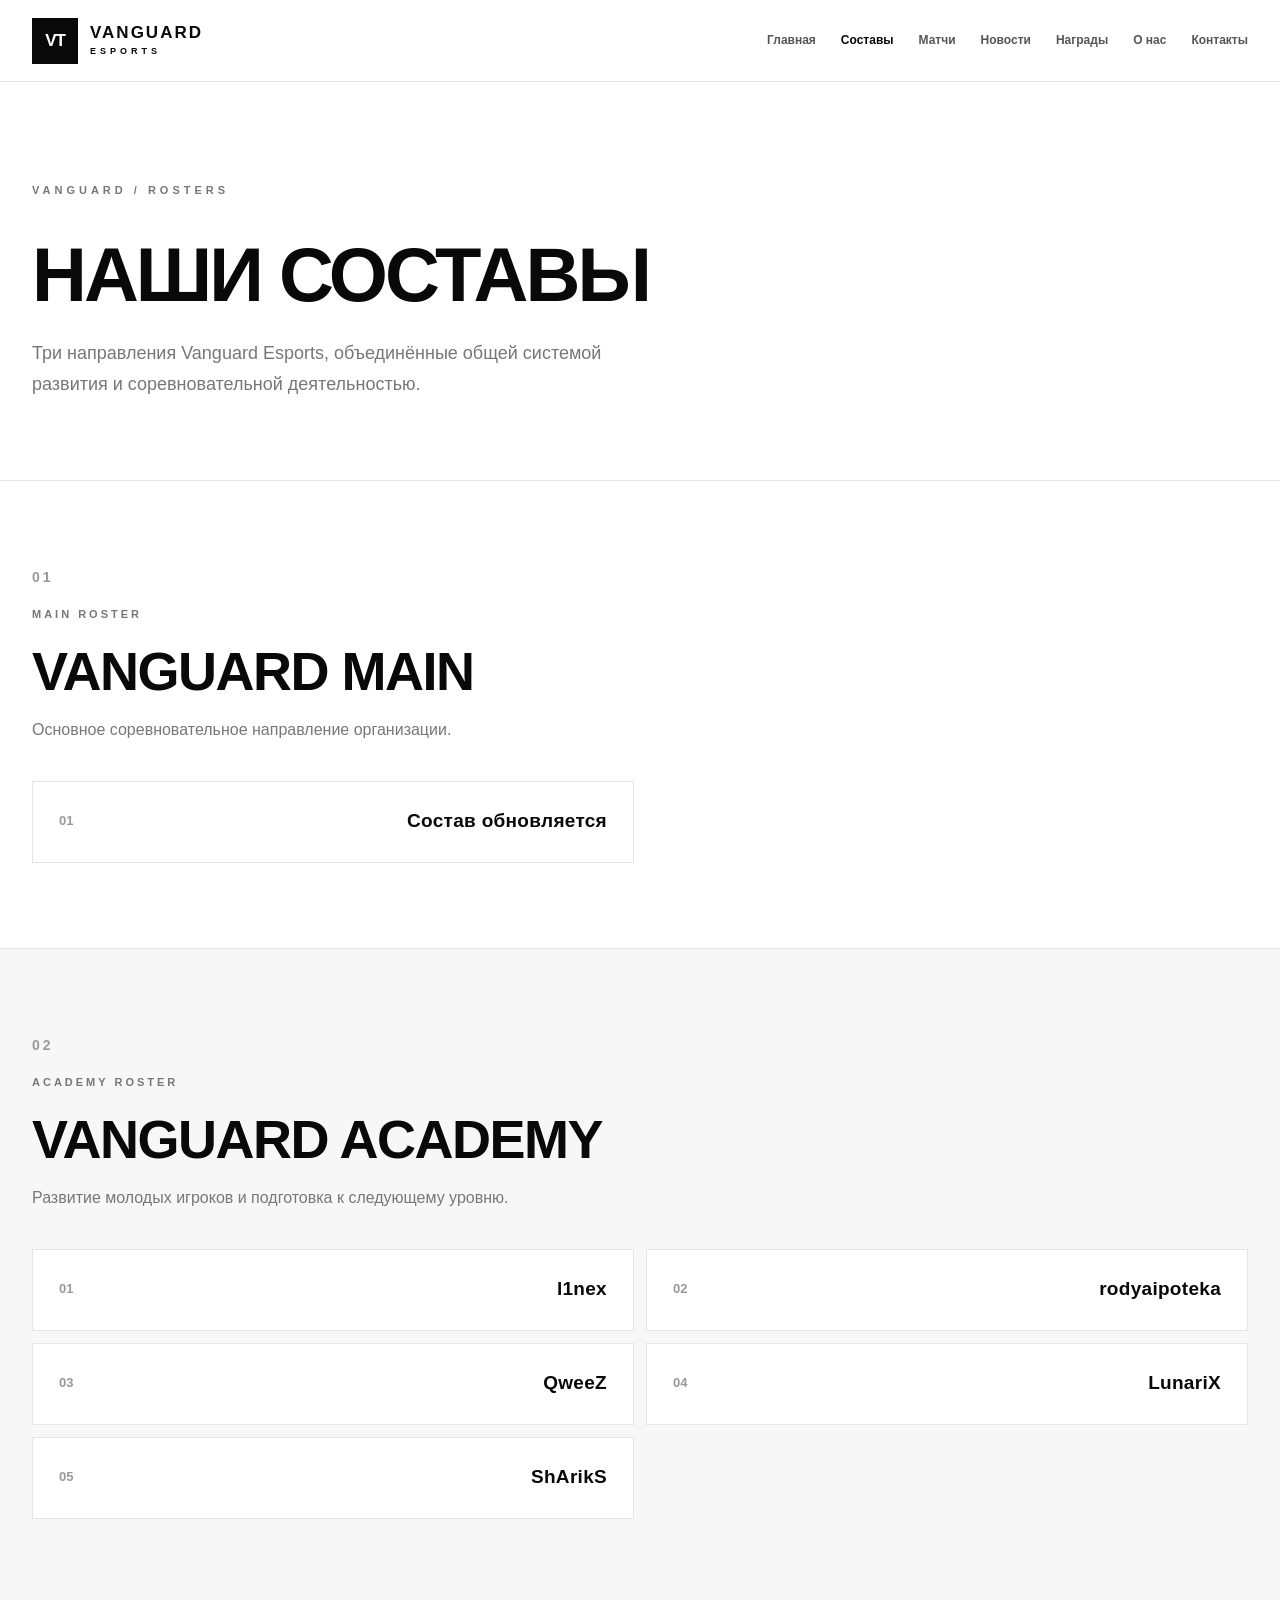
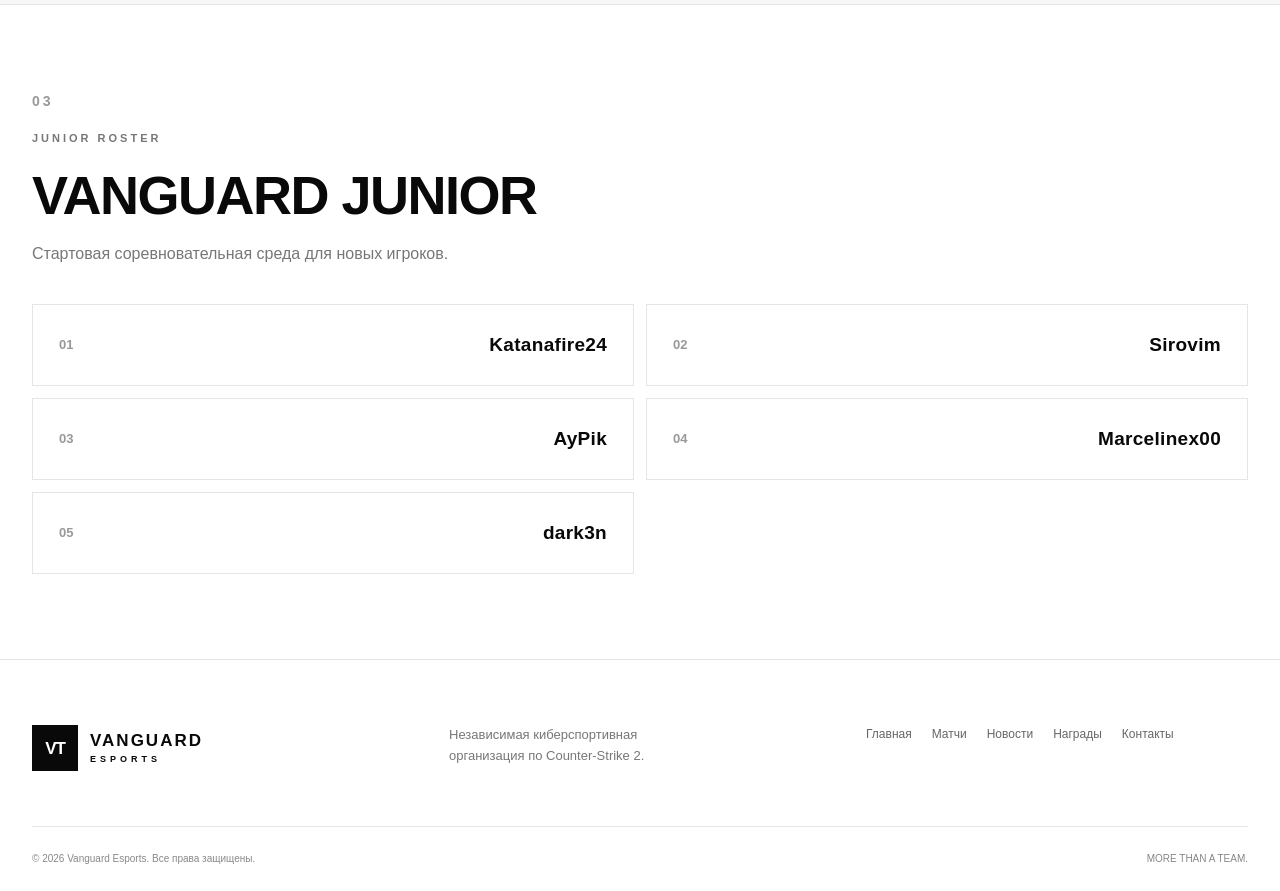
<file: teams.html>
<!DOCTYPE html>
<html lang="ru">
<head>
  <meta charset="UTF-8">
  <meta name="viewport" content="width=device-width, initial-scale=1.0">
  <meta name="theme-color" content="#ffffff">
  <meta name="description" content="Составы Vanguard Esports: Main, Academy и Junior.">
  <title>Составы — Vanguard Esports</title>
  <link rel="stylesheet" href="style.css">
</head>
<body>

<header class="header">
  <div class="container header-inner">
    <a href="index.html" class="logo">
      <span class="logo-mark">VT</span>
      <span class="logo-text">VANGUARD<small>ESPORTS</small></span>
    </a>

    <button class="menu-toggle" id="menuToggle" aria-label="Открыть меню">
      <span></span><span></span>
    </button>

    <nav class="navigation" id="navigation">
      <a href="index.html">Главная</a>
      <a href="teams.html" class="active" aria-current="page">Составы</a>
      <a href="matches.html">Матчи</a>
      <a href="news.html">Новости</a>
      <a href="awards.html">Награды</a>
      <a href="about.html">О нас</a>
      <a href="contacts.html">Контакты</a>
    </nav>
  </div>
</header>

<main>

  <section class="section page-intro">
    <div class="container">
      <div class="section-label">VANGUARD / ROSTERS</div>
      <h1 class="page-title">Наши составы</h1>
      <p class="page-description">
        Три направления Vanguard Esports, объединённые общей
        системой развития и соревновательной деятельностью.
      </p>
    </div>
  </section>

  <section class="section roster-section" id="main">
    <div class="container">
      <div class="roster-heading">
        <span class="roster-number">01</span>
        <div>
          <div class="section-label">MAIN ROSTER</div>
          <h2>Vanguard Main</h2>
          <p>Основное соревновательное направление организации.</p>
        </div>
      </div>

      <div class="roster-list">
        <div class="roster-player">
          <span>01</span>
          <strong>Состав обновляется</strong>
        </div>
      </div>
    </div>
  </section>

  <section class="section roster-section" id="academy">
    <div class="container">
      <div class="roster-heading">
        <span class="roster-number">02</span>
        <div>
          <div class="section-label">ACADEMY ROSTER</div>
          <h2>Vanguard Academy</h2>
          <p>Развитие молодых игроков и подготовка к следующему уровню.</p>
        </div>
      </div>

      <div class="roster-list">
        <div class="roster-player"><span>01</span><strong>l1nex</strong></div>
        <div class="roster-player"><span>02</span><strong>rodyaipoteka</strong></div>
        <div class="roster-player"><span>03</span><strong>QweeZ</strong></div>
        <div class="roster-player"><span>04</span><strong>LunariX</strong></div>
        <div class="roster-player"><span>05</span><strong>ShArikS</strong></div>
      </div>
    </div>
  </section>

  <section class="section roster-section" id="junior">
    <div class="container">
      <div class="roster-heading">
        <span class="roster-number">03</span>
        <div>
          <div class="section-label">JUNIOR ROSTER</div>
          <h2>Vanguard Junior</h2>
          <p>Стартовая соревновательная среда для новых игроков.</p>
        </div>
      </div>

      <div class="roster-list">
        <div class="roster-player"><span>01</span><strong>Katanafire24</strong></div>
        <div class="roster-player"><span>02</span><strong>Sirovim</strong></div>
        <div class="roster-player"><span>03</span><strong>AyPik</strong></div>
        <div class="roster-player"><span>04</span><strong>Marcelinex00</strong></div>
        <div class="roster-player"><span>05</span><strong>dark3n</strong></div>
      </div>
    </div>
  </section>

</main>

<footer class="footer">
  <div class="container footer-main">
    <a href="index.html" class="logo">
      <span class="logo-mark">VT</span>
      <span class="logo-text">VANGUARD<small>ESPORTS</small></span>
    </a>
    <p>Независимая киберспортивная организация по Counter-Strike 2.</p>
    <div class="footer-nav">
      <a href="index.html">Главная</a>
      <a href="matches.html">Матчи</a>
      <a href="news.html">Новости</a>
      <a href="awards.html">Награды</a>
      <a href="contacts.html">Контакты</a>
    </div>
  </div>
  <div class="container footer-bottom">
    <span>© 2026 Vanguard Esports. Все права защищены.</span>
    <span>MORE THAN A TEAM.</span>
  </div>
</footer>

<script>
  const menuToggle = document.getElementById('menuToggle');
  const navigation = document.getElementById('navigation');

  menuToggle.addEventListener('click', () => {
    navigation.classList.toggle('open');
    menuToggle.classList.toggle('active');
  });

  navigation.querySelectorAll('a').forEach(link => {
    link.addEventListener('click', () => {
      navigation.classList.remove('open');
      menuToggle.classList.remove('active');
    });
  });
</script>

</body>
</html>
</file>
<file: style.css>
/* =====================================
   VANGUARD ESPORTS — MAIN STYLESHEET
   ===================================== */

:root {
  --white: #ffffff;
  --black: #090909;
  --dark: #171717;
  --gray: #777777;
  --light-gray: #eeeeee;
  --border: #e5e5e5;
  --accent: #bcbcbc;
  --container: 1240px;

  --text-soft: #777777;
  --text-light: #999999;
  --bg-soft: #f7f7f7;
  --transition: all .25s ease;
}

* {
  margin: 0;
  padding: 0;
  box-sizing: border-box;
}

html {
  scroll-behavior: smooth;
  scroll-padding-top: 90px;
}

body {
  background: var(--white);
  color: var(--black);
  font-family: Arial, Helvetica, sans-serif;
  line-height: 1.6;
  overflow-x: hidden;
}

a {
  color: inherit;
  text-decoration: none;
}

button {
  font: inherit;
}

.container {
  width: min(var(--container), calc(100% - 64px));
  margin: 0 auto;
}

/* HEADER */

.header {
  width: 100%;
  height: 82px;
   background: #ffffff;
  border-bottom: 1px solid var(--border);
  position: sticky;
  top: 0;
  z-index: 1000;
}

.header-inner {
  height: 100%;
  display: flex;
  align-items: center;
  justify-content: space-between;
  gap: 30px;
}

.logo {
  display: inline-flex;
  align-items: center;
  gap: 12px;
  flex-shrink: 0;
}

.logo-mark {
  width: 46px;
  height: 46px;
  display: grid;
  place-items: center;
  background: var(--black);
  color: var(--white);
  font-size: 17px;
  font-weight: 900;
  letter-spacing: -1px;
}

.logo-text {
  font-size: 17px;
  font-weight: 900;
  letter-spacing: 2px;
  line-height: 1.1;
}

.logo-text small {
  display: block;
  margin-top: 5px;
  font-size: 9px;
  letter-spacing: 4px;
}

.navigation {
  display: flex;
  align-items: center;
  gap: 25px;
}

.navigation a {
  color: #555;
  font-size: 12px;
  font-weight: 700;
  transition: color .2s;
}

.navigation a:hover,
.navigation a.active {
  color: var(--black);
}

.menu-toggle {
  display: none;
  width: 46px;
  height: 46px;
  border: 1px solid var(--border);
  background: var(--white);
  cursor: pointer;
  padding: 12px;
}

.menu-toggle span {
  display: block;
  width: 100%;
  height: 2px;
  background: var(--black);
  margin: 5px 0;
  transition: .2s;
}

/* HERO */

.hero {
  min-height: 690px;
  display: flex;
  align-items: center;
  position: relative;
  overflow: hidden;
  background:
    radial-gradient(circle at 80% 40%, #f0f0f0 0, transparent 35%),
    var(--white);
  border-bottom: 1px solid var(--border);
}

.hero-content {
  padding-top: 90px;
  padding-bottom: 90px;
  position: relative;
  z-index: 1;
}

.eyebrow,
.section-label {
  color: var(--gray);
  font-size: 11px;
  font-weight: 800;
  letter-spacing: 4px;
  text-transform: uppercase;
}

.eyebrow {
  margin-bottom: 30px;
}

.hero h1 {
  font-size: clamp(65px, 10vw, 132px);
  line-height: .88;
  letter-spacing: -8px;
  font-weight: 900;
}

.hero h1 span {
  color: #bdbdbd;
}

.hero-description {
  max-width: 620px;
  margin-top: 35px;
  color: #666;
  font-size: 19px;
  line-height: 1.8;
}

.hero-actions {
  display: flex;
  flex-wrap: wrap;
  gap: 14px;
  margin-top: 38px;
}

.button {
  min-height: 54px;
  padding: 0 25px;
  display: inline-flex;
  justify-content: center;
  align-items: center;
  gap: 20px;
  font-size: 13px;
  font-weight: 800;
  border: 1px solid var(--black);
  transition: .2s;
}

.button-dark {
  background: var(--black);
  color: var(--white);
}

.button-dark:hover {
  background: #333;
}

.button-light {
  background: transparent;
  color: var(--black);
}

.button-light:hover {
  background: var(--black);
  color: var(--white);
}

.hero-index {
  margin-top: 85px;
  color: #999;
  font-size: 10px;
  font-weight: 700;
  letter-spacing: 3px;
}

/* STATS */

.stats {
  border-bottom: 1px solid var(--border);
}

.stats-grid {
  display: grid;
  grid-template-columns: repeat(3, 1fr);
}

.stat {
  padding: 36px 25px;
  border-right: 1px solid var(--border);
}

.stat:first-child {
  border-left: 1px solid var(--border);
}

.stat strong {
  display: block;
  font-size: 42px;
  line-height: 1.2;
  font-weight: 900;
}

.stat span {
  display: block;
  margin-top: 8px;
  color: var(--gray);
  font-size: 10px;
  font-weight: 800;
  letter-spacing: 2px;
}

/* GENERAL SECTIONS */

.section {
  padding: 115px 0;
  border-bottom: 1px solid var(--border);
}

.section-label {
  margin-bottom: 35px;
}

.section-heading {
  display: grid;
  grid-template-columns: 1fr 1fr;
  gap: 50px;
  align-items: end;
}

.section-heading h2,
.section-title-row h2 {
  font-size: clamp(38px, 6vw, 68px);
  line-height: 1;
  letter-spacing: -3px;
  font-weight: 900;
}

.section-heading p {
  max-width: 520px;
  color: #777;
  font-size: 18px;
  line-height: 1.8;
}

.principles {
  display: grid;
  grid-template-columns: repeat(3, 1fr);
  gap: 35px;
  margin-top: 90px;
}

.principle {
  padding-top: 25px;
  border-top: 1px solid var(--black);
}

.principle > span {
  color: #999;
  font-size: 13px;
}

.principle h3 {
  margin: 18px 0 10px;
  font-size: 24px;
  font-weight: 800;
}

.principle p {
  color: #777;
  font-size: 14px;
  line-height: 1.8;
}

/* TEAMS */

.teams-section {
  background: #f7f7f7;
}

.section-title-row {
  display: flex;
  justify-content: space-between;
  align-items: end;
  gap: 20px;
  margin-bottom: 45px;
}

.text-link {
  color: #555;
  font-size: 13px;
  font-weight: 700;
}

.text-link:hover {
  color: var(--black);
}

.teams-grid {
  display: grid;
  grid-template-columns: repeat(3, 1fr);
  gap: 18px;
}

.team-card {
  min-height: 340px;
  padding: 30px;
  display: flex;
  flex-direction: column;
  justify-content: space-between;
  position: relative;
  border: 1px solid var(--border);
  background: var(--white);
  transition: .25s;
}

.team-card:hover {
  transform: translateY(-5px);
  border-color: var(--black);
}

.team-number {
  color: #999;
  font-size: 13px;
}

.team-category {
  display: inline-block;
  margin-bottom: 20px;
  color: #777;
  font-size: 9px;
  font-weight: 800;
  letter-spacing: 2px;
}

.team-card h3 {
  font-size: clamp(20px, 2vw, 27px);
  line-height: 1.2;
  font-weight: 900;
}

.team-card p {
  max-width: 270px;
  margin-top: 15px;
  color: #777;
  font-size: 13px;
  line-height: 1.7;
}

.card-arrow {
  position: absolute;
  right: 28px;
  bottom: 28px;
  font-size: 22px;
}

/* ACHIEVEMENTS */

.achievement-content {
  min-height: 390px;
  padding: 55px;
  display: grid;
  grid-template-columns: 1fr 1fr;
  align-items: center;
  gap: 35px;
  background: var(--black);
  color: var(--white);
}

.achievement-tag {
  color: #aaa;
  font-size: 10px;
  font-weight: 800;
  letter-spacing: 3px;
}

.achievement-content h2 {
  margin: 20px 0;
  font-size: clamp(42px, 6vw, 72px);
  line-height: .95;
  letter-spacing: -3px;
}

.achievement-content p {
  max-width: 370px;
  margin-bottom: 25px;
  color: #aaa;
  font-size: 15px;
}

.achievement-content .button {
  border-color: var(--white);
}

.achievement-content .button-dark {
  background: var(--white);
  color: var(--black);
}

.achievement-content .button-dark:hover {
  background: #ddd;
}

.achievement-mark {
  min-height: 250px;
  display: flex;
  flex-direction: column;
  justify-content: center;
  align-items: center;
  border: 1px solid #444;
  text-align: center;
}

.achievement-mark span {
  font-size: 90px;
  font-weight: 900;
  line-height: 1;
}

.achievement-mark strong {
  margin-top: 15px;
  font-size: 25px;
  letter-spacing: 5px;
}

.achievement-mark small {
  margin-top: 10px;
  color: #aaa;
  letter-spacing: 3px;
}

/* NEWS */

.empty-state {
  min-height: 250px;
  padding: 50px 25px;
  display: flex;
  flex-direction: column;
  justify-content: center;
  align-items: center;
  border: 1px solid var(--border);
  text-align: center;
}

.empty-state span {
  color: #999;
  font-size: 10px;
  font-weight: 800;
  letter-spacing: 3px;
}

.empty-state h3 {
  margin: 18px 0 8px;
  font-size: 27px;
}

.empty-state p {
  max-width: 450px;
  color: #777;
  font-size: 14px;
}

/* CONTACT BANNER */

.contact-banner {
  padding: 90px 0;
  background: #f2f2f2;
}

.contact-inner {
  display: flex;
  justify-content: space-between;
  align-items: center;
  gap: 35px;
}

.contact-inner h2 {
  font-size: clamp(42px, 6vw, 70px);
  line-height: 1;
  letter-spacing: -3px;
}

.contact-inner p {
  max-width: 430px;
  margin-top: 18px;
  color: #777;
}

/* FOOTER */

.footer {
  background: var(--white);
}

.footer-main {
  padding-top: 65px;
  padding-bottom: 55px;
  display: grid;
  grid-template-columns: 1fr 1fr 1fr;
  gap: 35px;
  align-items: start;
}

.footer-main > p {
  max-width: 260px;
  color: #777;
  font-size: 13px;
}

.footer-nav {
  display: flex;
  flex-wrap: wrap;
  gap: 15px 20px;
}

.footer-nav a {
  color: #666;
  font-size: 12px;
}

.footer-nav a:hover {
  color: var(--black);
}

.footer-bottom {
  min-height: 65px;
  display: flex;
  justify-content: space-between;
  align-items: center;
  gap: 15px;
  border-top: 1px solid var(--border);
  color: #888;
  font-size: 10px;
}

/* RESPONSIVE */

@media (max-width: 1000px) {
  .navigation {
    gap: 13px;
  }

  .navigation a {
    font-size: 11px;
  }

  .teams-grid {
    grid-template-columns: 1fr 1fr;
  }

  .team-card:last-child {
    grid-column: 1 / -1;
  }
}

@media (max-width: 760px) {
  .container {
    width: calc(100% - 36px);
  }

  .header {
    height: 72px;
  }

  .header-inner {
    gap: 12px;
  }

  .logo-mark {
    width: 42px;
    height: 42px;
  }

  .logo-text {
    font-size: 14px;
  }

  .menu-toggle {
    display: block;
    flex-shrink: 0;
  }

  .navigation {
    display: none;
    position: absolute;
    top: 72px;
    left: 0;
    right: 0;
    padding: 20px 24px 25px;
    flex-direction: column;
    align-items: stretch;
    gap: 0;
    background: var(--white);
    border-bottom: 1px solid var(--border);
    box-shadow: 0 12px 20px rgba(0,0,0,.06);
  }

  .navigation.open {
    display: flex;
  }

  .navigation a {
    padding: 13px 0;
    border-bottom: 1px solid var(--border);
    font-size: 14px;
  }

  .hero {
    min-height: auto;
  }

  .hero-content {
    padding-top: 95px;
    padding-bottom: 65px;
  }

  .eyebrow,
  .section-label {
    font-size: 9px;
    letter-spacing: 3px;
  }

  .hero h1 {
    font-size: clamp(55px, 14vw, 90px);
    letter-spacing: -4px;
  }

  .hero-description {
    margin-top: 27px;
    font-size: 15px;
    line-height: 1.8;
  }

  .hero-actions {
    flex-direction: column;
  }

  .hero-actions .button {
    width: 100%;
  }

  .hero-index {
    margin-top: 55px;
  }

  .stats-grid {
    grid-template-columns: repeat(3, 1fr);
  }

  .stat {
    padding: 24px 10px;
  }

  .stat strong {
    font-size: 28px;
  }

  .stat span {
    font-size: 8px;
    letter-spacing: 1px;
  }

  .section {
    padding: 75px 0;
  }

  .section-heading {
    grid-template-columns: 1fr;
    gap: 22px;
  }

  .section-heading h2,
  .section-title-row h2 {
    font-size: 43px;
    letter-spacing: -2px;
  }

  .section-heading p {
    font-size: 15px;
  }

  .principles {
    grid-template-columns: 1fr;
    gap: 28px;
    margin-top: 55px;
  }

  .principle h3 {
    font-size: 21px;
  }

  .section-title-row {
    align-items: start;
    flex-direction: column;
    margin-bottom: 30px;
  }

  .teams-grid {
    grid-template-columns: 1fr;
  }

  .team-card,
  .team-card:last-child {
    min-height: 280px;
    grid-column: auto;
    padding: 25px;
  }

  .team-card h3 {
    font-size: 25px;
  }

  .achievement-content {
    padding: 30px 22px;
    grid-template-columns: 1fr;
  }

  .achievement-content h2 {
    font-size: 55px;
  }

  .achievement-mark {
    min-height: 210px;
  }

  .achievement-mark span {
    font-size: 70px;
  }

  .achievement-mark strong {
    font-size: 19px;
  }

  .contact-banner {
    padding: 70px 0;
  }

  .contact-inner {
    align-items: stretch;
    flex-direction: column;
  }

  .contact-inner h2 {
    font-size: 52px;
  }

  .contact-inner .button {
    width: 100%;
  }

  .footer-main {
    grid-template-columns: 1fr;
    gap: 25px;
    padding-top: 45px;
    padding-bottom: 40px;
  }

  .footer-bottom {
    padding: 18px 0;
    align-items: flex-start;
    flex-direction: column;
  }
}

@media (max-width: 380px) {
  .container {
    width: calc(100% - 28px);
  }

  .hero h1 {
    font-size: 51px;
  }

  .stat strong {
    font-size: 24px;
  }

  .section-heading h2,
  .section-title-row h2 {
    font-size: 37px;
  }
}

/* =====================================
   ROSTERS PAGE
   ===================================== */

.page-intro {
    padding: 100px 0 80px;
    border-bottom: 1px solid var(--border);
}

.page-title {
    max-width: 900px;
    font-size: clamp(42px, 7vw, 76px);
    line-height: 1.05;
    font-weight: 900;
    letter-spacing: -3px;
    text-transform: uppercase;
}

.page-description {
    max-width: 650px;
    margin-top: 24px;
    color: var(--text-soft);
    font-size: 18px;
    line-height: 1.7;
}

.roster-section {
    padding: 85px 0;
    border-bottom: 1px solid var(--border);
}

.roster-section:nth-of-type(odd) {
    background: var(--bg-soft);
}

.roster-heading {
    margin-bottom: 38px;
}

.roster-number {
    display: block;
    margin-bottom: 12px;
    color: var(--text-light);
    font-size: 14px;
    font-weight: 700;
    letter-spacing: 3px;
}

.roster-heading .section-label {
    display: inline-block;
    margin-bottom: 18px;
    color: var(--text-soft);
    font-size: 11px;
    font-weight: 800;
    letter-spacing: 3px;
    text-transform: uppercase;
}

.roster-heading h2 {
    font-size: clamp(32px, 5vw, 54px);
    line-height: 1.1;
    font-weight: 900;
    letter-spacing: -1.5px;
    text-transform: uppercase;
}

.roster-heading p {
    max-width: 600px;
    margin-top: 16px;
    color: var(--text-soft);
    font-size: 16px;
}

.roster-list {
    display: grid;
    grid-template-columns: repeat(2, minmax(0, 1fr));
    gap: 12px;
}

.roster-player {
    min-height: 82px;
    padding: 22px 26px;
    display: flex;
    align-items: center;
    justify-content: space-between;
    gap: 16px;
    background: var(--white);
    border: 1px solid var(--border);
    transition: var(--transition);
}

.roster-player:hover {
    border-color: var(--black);
    transform: translateY(-2px);
}

.roster-player span {
    color: var(--text-light);
    font-size: 13px;
    font-weight: 700;
}

.roster-player strong {
    font-size: 19px;
    font-weight: 800;
    letter-spacing: 0.3px;
}

@media (max-width: 760px) {
    .page-intro {
        padding: 70px 0 55px;
    }

    .page-title {
        font-size: clamp(36px, 11vw, 54px);
        letter-spacing: -1.5px;
        overflow-wrap: anywhere;
    }

    .page-description {
        font-size: 16px;
    }

    .roster-section {
        padding: 60px 0;
    }

    .roster-heading h2 {
        font-size: 34px;
        letter-spacing: -1px;
    }

    .roster-list {
        grid-template-columns: 1fr;
        gap: 10px;
    }

    .roster-player {
        min-height: 70px;
        padding: 18px;
    }

    .roster-player strong {
        font-size: 17px;
    }
}
</file>
